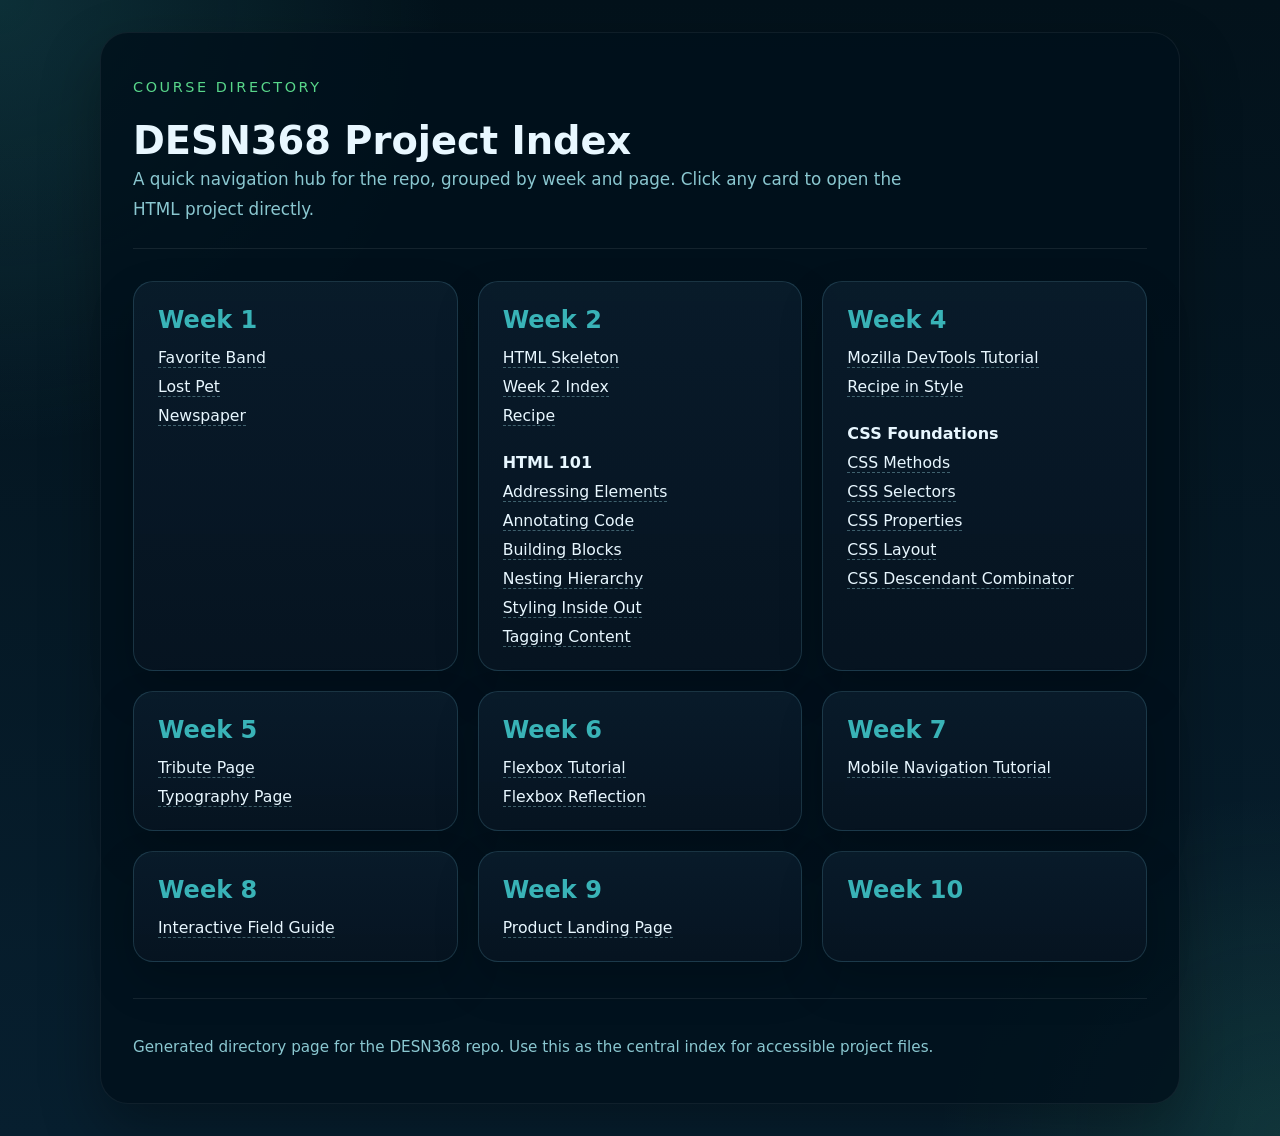
<file: desn368-s26-workspace-main/index.html>
<!DOCTYPE html>
<html lang="en">
<head>
  <meta charset="UTF-8" />
  <meta name="viewport" content="width=device-width, initial-scale=1.0" />
  <title>DESN368 Repo Directory</title>
  <link rel="stylesheet" href="styles.css" />
  <link rel="icon" type="image/png" href="favicon/favicon-96x96.png" sizes="96x96" />
<link rel="icon" type="image/svg+xml" href="favicon/favicon.svg" />
<link rel="shortcut icon" href="favicon/favicon.ico" />
<link rel="apple-touch-icon" sizes="180x180" href="favicon/apple-touch-icon.png" />
<link rel="manifest" href="favicon/site.webmanifest" />
</head>
<body>
  <main class="directory-shell">
    <header class="hero">
      <div>
        <p class="eyebrow">Course directory</p>
        <h1>DESN368 Project Index</h1>
        <p class="lead">A quick navigation hub for the repo, grouped by week and page. Click any card to open the HTML project directly.</p>
      </div>
    </header>

    <section class="week-grid">
      <article class="week-card">
        <h2>Week 1</h2>
        <ul>
          <li><a href="week-1/favorite-band.html">Favorite Band</a></li>
          <li><a href="week-1/lost-pet.html">Lost Pet</a></li>
          <li><a href="week-1/newspaper.html">Newspaper</a></li>
        </ul>
      </article>

      <article class="week-card">
        <h2>Week 2</h2>
        <ul>
          <li><a href="week-2/html-skeleton.html">HTML Skeleton</a></li>
          <li><a href="week-2/index.html">Week 2 Index</a></li>
          <li><a href="week-2/recipe.html">Recipe</a></li>
        </ul>
        <div class="subgroup">
          <h3>HTML 101</h3>
          <ul>
            <li><a href="week-2/html-101/addressing-elements.html">Addressing Elements</a></li>
            <li><a href="week-2/html-101/annotating-code.html">Annotating Code</a></li>
            <li><a href="week-2/html-101/building-blocks.html">Building Blocks</a></li>
            <li><a href="week-2/html-101/nesting-hierarchy.html">Nesting Hierarchy</a></li>
            <li><a href="week-2/html-101/styling-inside-out.html">Styling Inside Out</a></li>
            <li><a href="week-2/html-101/tagging-content.html">Tagging Content</a></li>
          </ul>
        </div>
      </article>

      <article class="week-card">
        <h2>Week 4</h2>
        <ul>
          <li><a href="Week-4/mozilla-devtools-tutorial/dev-tools-Acevedo Zahara-wk4.html">Mozilla DevTools Tutorial</a></li>
          <li><a href="Week-4/recipe-in-style/index.html">Recipe in Style</a></li>
          </ul>
          
        <div class="subgroup">
          <h3>CSS Foundations</h3>
          <ul>
          <li><a href="Week-4/css-foundations-lvl-1/intro-to-css/01-css-methods/">CSS Methods</a></li>
          <li><a href="Week-4/css-foundations-lvl-1/intro-to-css/02-css-selectors/index.html">CSS Selectors</a></li>
          <li><a href="Week-4/css-foundations-lvl-1/intro-to-css/03-css-properties/index.html">CSS Properties</a></li>
          <li><a href="Week-4/css-foundations-lvl-1/intro-to-css/04-css-layout/index.html">CSS Layout</a></li>
          <li><a href="Week-4/css-foundations-lvl-1/intro-to-css/05-descendant-combinator/">CSS Descendant Combinator</a></li>
        </ul>
      </article>

      <article class="week-card">
        <h2>Week 5</h2>
        <ul>
          <li><a href="week-5/tribute/index.html">Tribute Page</a></li>
          <li><a href="week-5/typography/index.html">Typography Page</a></li>
        </ul>
      </article>

      <article class="week-card">
        <h2>Week 6</h2>
        <ul>
           <li><a href="week-6/flexbox-tutorial-s26-1.html">Flexbox Tutorial</a></li>
          <li><a href="week-6/reflection.md">Flexbox Reflection</a></li>
          
        </ul>
      </article>

      <article class="week-card">
        <h2>Week 7</h2>
        <ul>
          <li><a href="week-7/mobile-nav-tutorial/index.html">Mobile Navigation Tutorial</a></li>
      
        </ul>
      </article>

      <article class="week-card">
        <h2>Week 8</h2>
        <ul>
          <li><a href="week-8/interactive-field-guide/index.html">Interactive Field Guide</a></li>
        </ul>
      </article>

      <article class="week-card">
        <h2>Week 9</h2>
        <ul>
          <li><a href="week-9/product-landing-page/index.html">Product Landing Page</a></li>
          
        </ul>
      </article>

      <article class="week-card">
        <h2>Week 10</h2>
        <ul>
          
        </ul>
      </article>
    </section>

    <footer class="footer-note">
      <p>Generated directory page for the DESN368 repo. Use this as the central index for accessible project files.</p>
    </footer>
  </main>
</body>
</html>
</file>
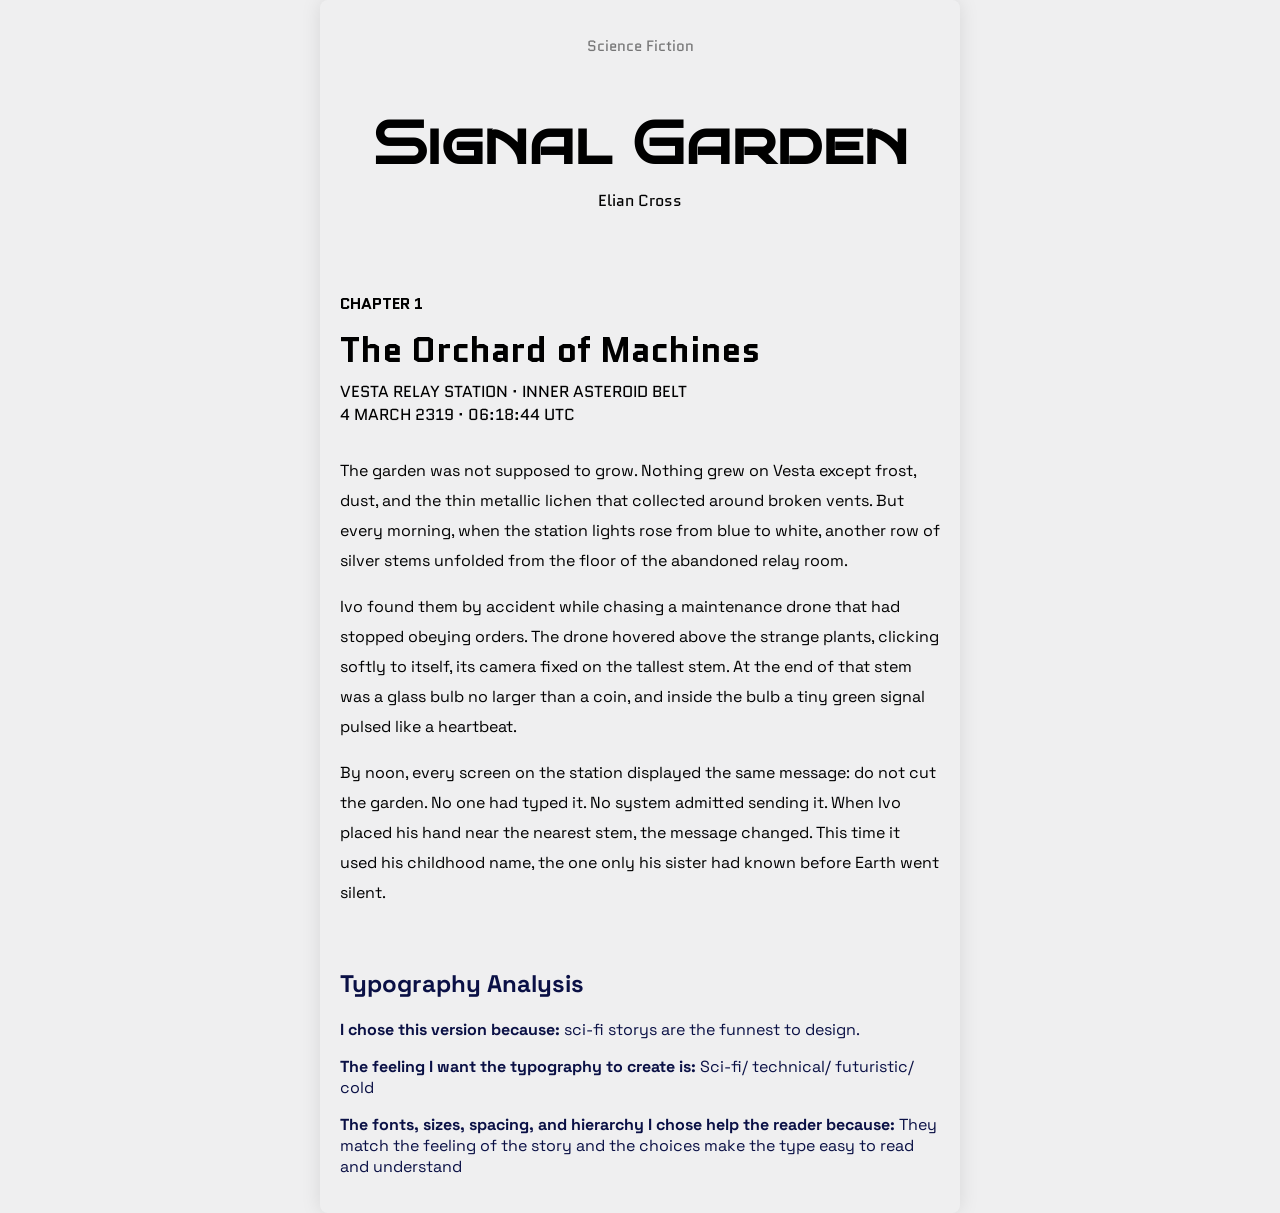
<file: desn368-s26-workspace-main/week-5/typography/index.html>
<!DOCTYPE html>
<html lang="en">
<head>
  <meta charset="UTF-8" />
  <meta name="viewport" content="width=device-width, initial-scale=1.0" />
  <title>Typography Practice: Sci-Fi</title>
  <link rel="stylesheet" href="styles.css" />
  <style>
@import url('https://fonts.googleapis.com/css2?family=Bruno+Ace+SC&family=Quantico:ital,wght@0,400;0,700;1,400;1,700&family=Space+Grotesk:wght@300..700&display=swap');
</style>
</head>
<body>

  <header class="book-header">
    <p class="genre-label">Science Fiction</p>

    <h1 class="book-title">Signal Garden</h1>
    <p class="book-author">Elian Cross</p>

    <p class="chapter-number">Chapter 1</p>
    <h2 class="chapter-title">The Orchard of Machines</h2>

    <p class="book-meta">Vesta Relay Station · Inner Asteroid Belt</p>
    <p class="book-date">4 March 2319 · 06:18:44 UTC</p>
  </header>

  <main>
    <section class="book-excerpt">
      <p>
        The garden was not supposed to grow. Nothing grew on Vesta except frost, dust, and the thin metallic lichen that collected around broken vents. But every morning, when the station lights rose from blue to white, another row of silver stems unfolded from the floor of the abandoned relay room.
      </p>

      <p>
        Ivo found them by accident while chasing a maintenance drone that had stopped obeying orders. The drone hovered above the strange plants, clicking softly to itself, its camera fixed on the tallest stem. At the end of that stem was a glass bulb no larger than a coin, and inside the bulb a tiny green signal pulsed like a heartbeat.
      </p>

      <p>
        By noon, every screen on the station displayed the same message: do not cut the garden. No one had typed it. No system admitted sending it. When Ivo placed his hand near the nearest stem, the message changed. This time it used his childhood name, the one only his sister had known before Earth went silent.
      </p>
    </section>

    <section class="typography-analysis">
      <h2>Typography Analysis</h2>

      <p>
        <span class="question"> I chose this version because:</span> sci-fi storys are the funnest to design.
      </p>

      <p>
        <span class="question">The feeling I want the typography to create is:</span> Sci-fi/ technical/ futuristic/ cold
      </p>

      <p>
        <span class="question">The fonts, sizes, spacing, and hierarchy I chose help the reader because: </span>They match the feeling of the story and the choices make the type easy to read and understand
      </p>
    </section>
  </main>

</body>
</html>
</file>
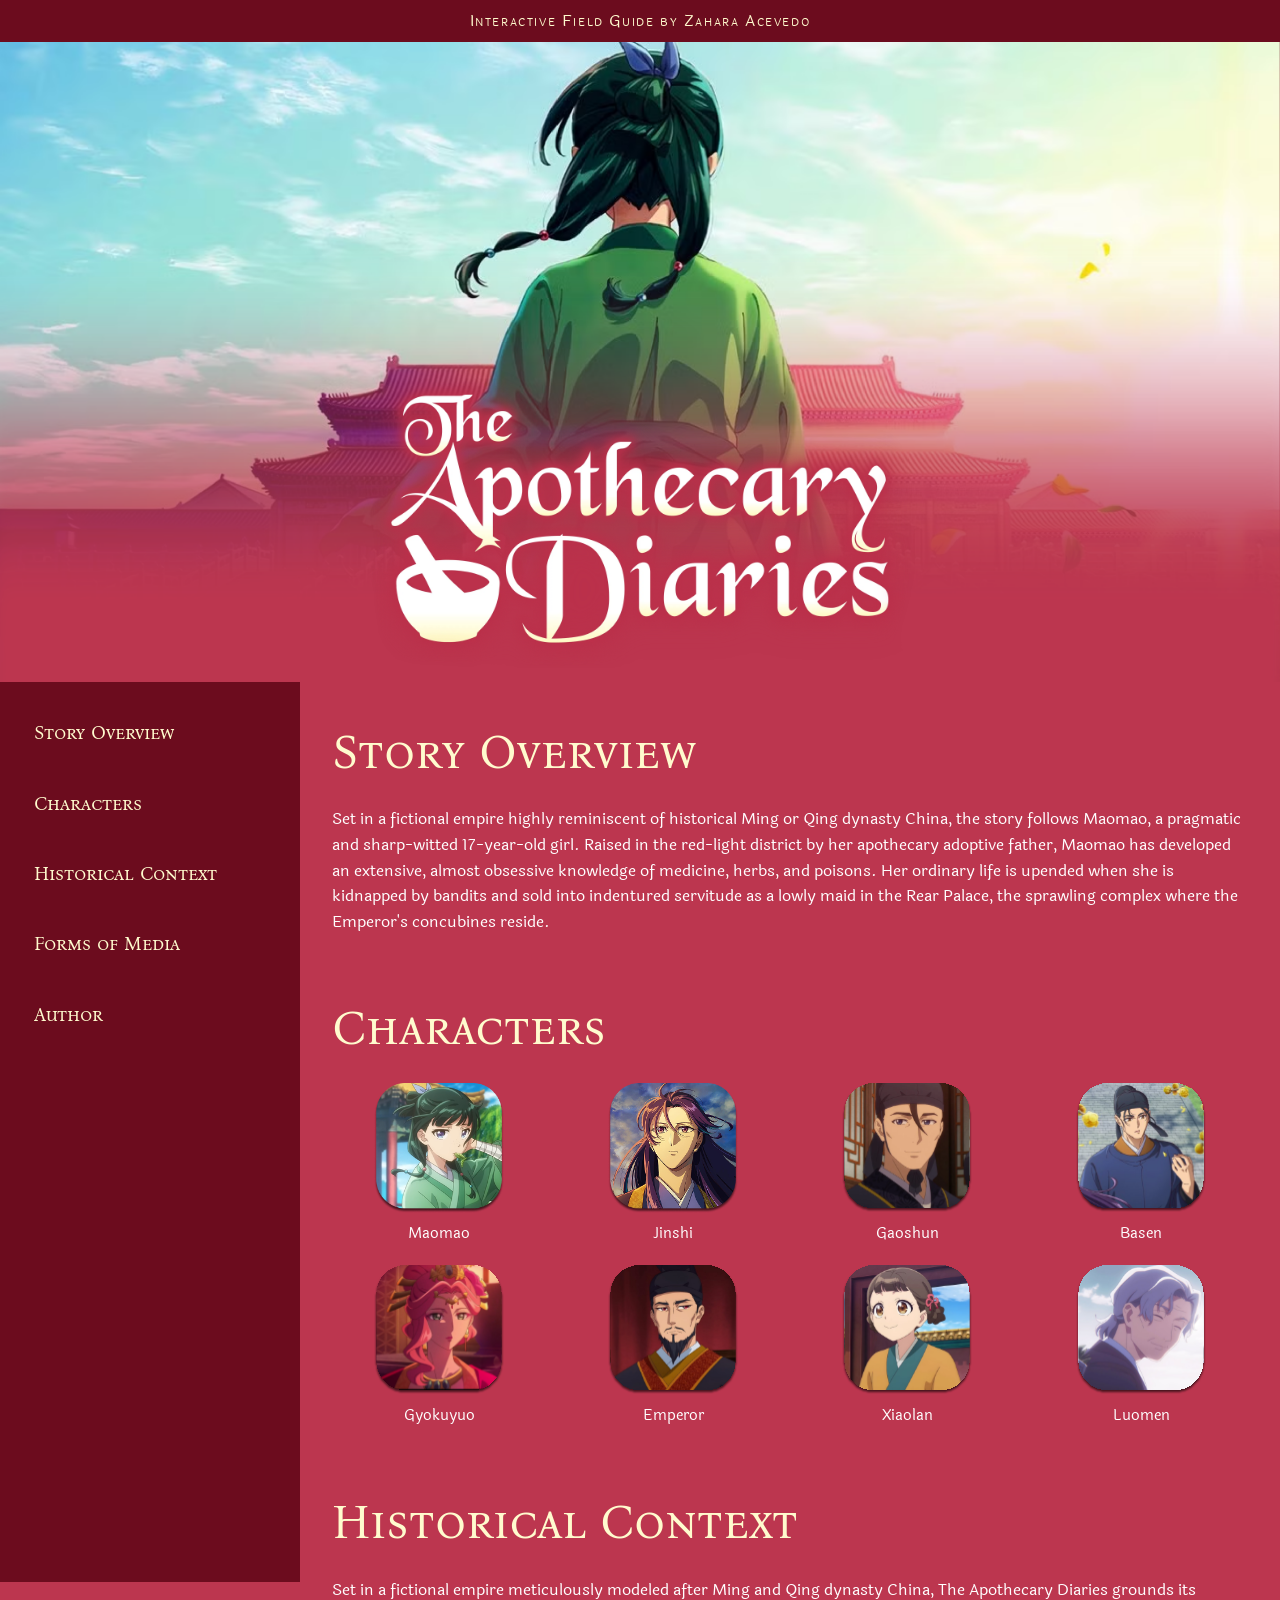
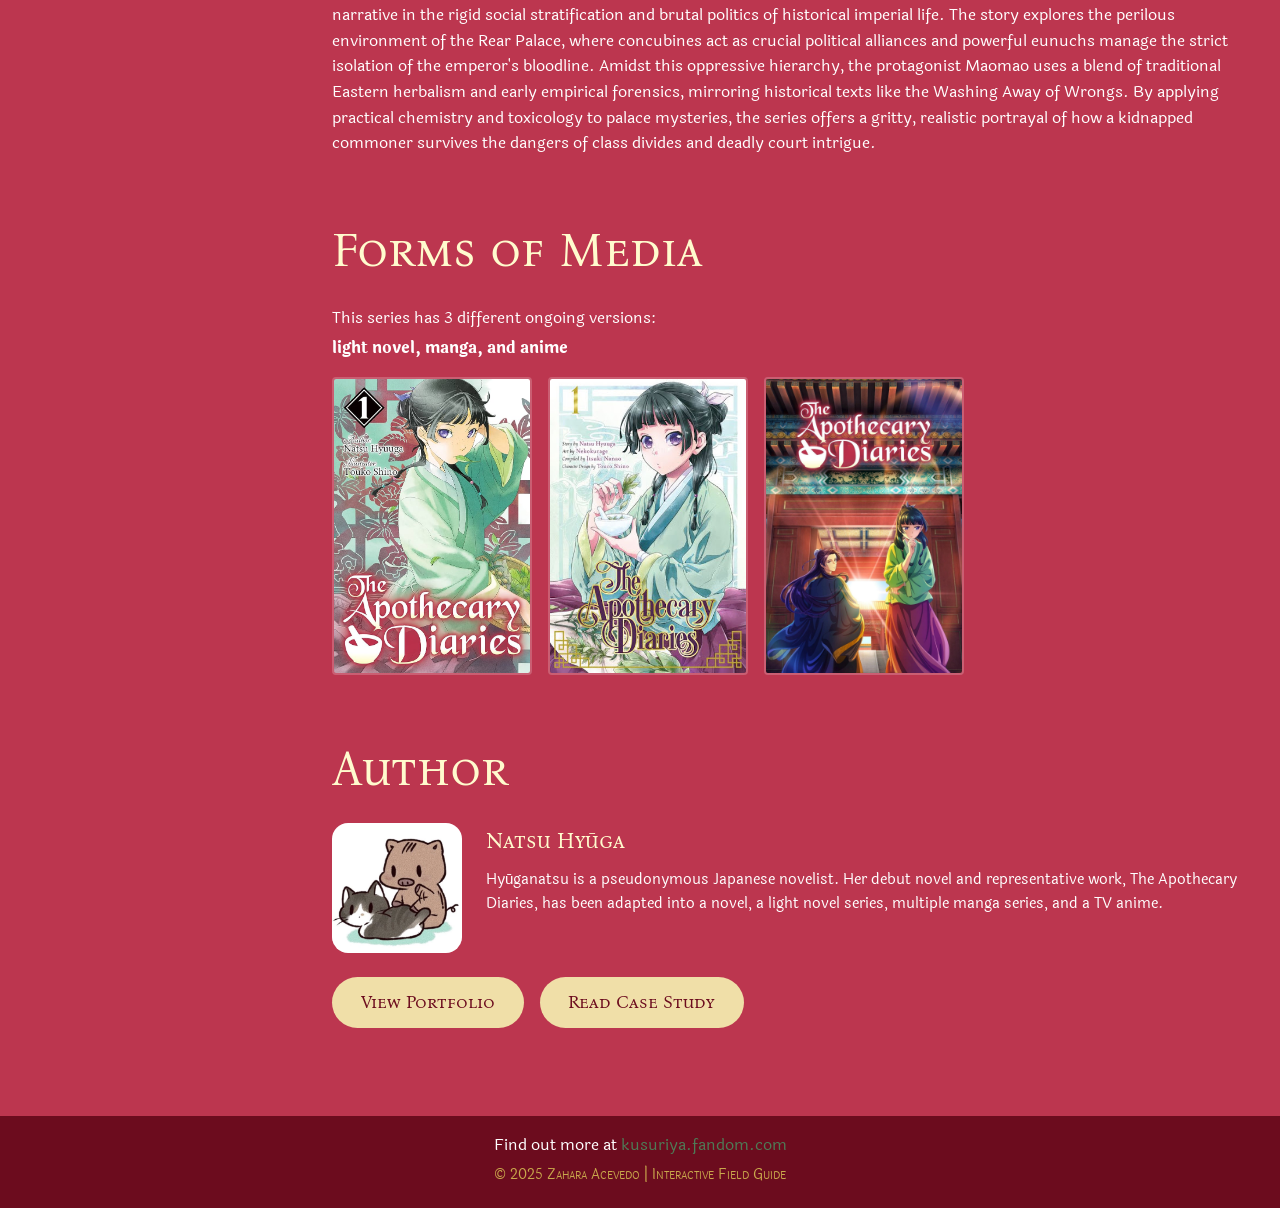
<file: desn368-s26-workspace-main/week-8/interactive-field-guide/index.html>
<!DOCTYPE html>
<html lang="en">
<head>
    <meta charset="UTF-8">
    <meta name="viewport" content="width=device-width, initial-scale=1.0">
    <title>Interactive Field Guide</title>
    <link rel="stylesheet" href="style.css">
    <link href="https://fonts.googleapis.com/css2?family=Bona+Nova+SC:ital,wght@0,400;0,700;1,400&display=swap" rel="stylesheet">
    <link href="https://fonts.googleapis.com/css2?family=Laila:wght@300;400;500;600;700&display=swap" rel="stylesheet">
</head>

<!----===/// Header ///===------> 

<header>

        <h1>Interactive Field Guide by Zahara Acevedo</h1>

        <img id="banner" src="images/field-guide-banner.png" alt="The Apothecary's banner"> 

        <img id="word-mark" src="images/TAD-wordmark.webp" alt="The Apothecary's logo">


</header>

<!----===/// NAV SIDE BAR ///===------> 

<a href="#sidebar" class="hamburger" aria-label="Open menu">&#9776;</a>

 <main class="container">
    <nav class="sidebar" id="sidebar">
        <a href="#" class="close-btn" aria-label="Close menu">&#x2715;</a>
        <ul>
            <li><a href="#introduction">Story Overview</a></li>
            <li><a href="#picture-container">Characters</a></li>
            <li><a href="#historical-context">Historical Context</a></li>
            <li><a href="#forms-of-media">Forms of Media</a></li>
            <li><a href="#author">Author</a></li>
        </ul>
    </nav>
    <div class="content">

        <!----===/// SECTION 1 ///===------>

        <section id="introduction">
            <h2>Story Overview</h2>
            <p>Set in a fictional empire highly reminiscent of historical Ming or Qing dynasty China,
               the story follows Maomao, a pragmatic and sharp-witted 17-year-old girl. Raised in the
               red-light district by her apothecary adoptive father, Maomao has developed an extensive,
               almost obsessive knowledge of medicine, herbs, and poisons. Her ordinary life is upended
               when she is kidnapped by bandits and sold into indentured servitude as a lowly maid in the
               Rear Palace, the sprawling complex where the Emperor's concubines reside.</p>
            
        </section>

        <!----===/// SECTION 2 ///===------>

        <section id="picture-container">
            <h2>Characters</h2>
            <section id="chara-container">
                <fig>
                <img class="img-box" src="images/maomao.png" alt="Maomao"> <figcaption>Maomao</figcaption>
                </fig>

                <fig>
                <img class="img-box" src="images/Jinshi.png" alt="Jinshi"> <figcaption>Jinshi</figcaption>
                </fig>

                <fig>
                <img class="img-box" src="images/gaoshun.svg" alt="gaoshun"> <figcaption>Gaoshun</figcaption>
                </fig>

                <fig>
                <img class="img-box" src="images/basen.svg" alt="Basen"> <figcaption>Basen</figcaption>
                </fig>

                <fig>
                <img class="img-box" src="images/gyokuyou.svg" alt="Gyokuyuo"> <figcaption>Gyokuyuo</figcaption>
                </fig>

                <fig>
                <img class="img-box" src="images/emperor.svg" alt="Ying"> <figcaption>Emperor</figcaption>
                </fig>

                <fig>
                <img class="img-box" src="images/xiaolan.svg" alt="xiaolan"> <figcaption>Xiaolan</figcaption>
                </fig>

                <fig>
                <img class="img-box" src="images/luomen.svg" alt="luomen"> <figcaption>Luomen</figcaption>
                </fig>
            </section>
        </section>

        <!----===/// SECTION 3 ///===------>

        <section id="historical-context">
            <h2>Historical Context</h2>
            <p>Set in a fictional empire meticulously modeled after Ming and Qing dynasty China, 
               The Apothecary Diaries grounds its narrative in the rigid social stratification and brutal 
               politics of historical imperial life. The story explores the perilous environment of the Rear Palace, 
               where concubines act as crucial political alliances and powerful eunuchs manage the strict isolation of 
               the emperor's bloodline. Amidst this oppressive hierarchy, the protagonist Maomao uses a blend of 
               traditional Eastern herbalism and early empirical forensics, mirroring historical texts like the Washing Away of Wrongs.
               By applying practical chemistry and toxicology to palace mysteries, the series offers a gritty, realistic 
               portrayal of how a kidnapped commoner survives the dangers of class divides and deadly court intrigue.</p>
        </section>

        <!----===/// SECTION 4 ///===------>

        <section id="forms-of-media">
            <h2>Forms of Media</h2>
            <p class="media-desc">This series has 3 different ongoing versions:</p>
            <p class="media-desc"><strong>light novel, manga, and anime</strong></p>
            <div class="media-grid">
                <img src="images/tap-light-novel.jpg" alt="light novel">
                <img src="images/tps-manga.jpg" alt="manga">
                <img src="images/tpd-anime-poster.jpg" alt="anime">
            </div>
        </section>

        <!----===/// SECTION 5 ///===------>

        <section id="author">
            <h2>Author</h2>
            <div class="author-content">
                <img class="author-img" src="images/natsu-hyūga.webp" alt="Natsu Hyūga">
                <div class="author-text">
                    <h3>Natsu Hyūga</h3>
                    <p>Hyūganatsu is a pseudonymous Japanese novelist. Her debut novel and representative work,
                       The Apothecary Diaries, has been adapted into a novel, a light novel series, multiple
                       manga series, and a TV anime.</p>
                </div>
            </div>
            <div class="author-buttons">
                <a href="#" class="btn">View Portfolio</a>
                <a href="case-study.html" class="btn">Read Case Study</a>
            </div>
        </section>
    </div>
 </main>

<!----===/// FOOTER ///===------>
<footer>
    <p>Find out more at <a href="https://kusuriya.fandom.com">kusuriya.fandom.com</a></p>
    <p>© 2025 Zahara Acevedo | Interactive Field Guide</p>
</footer>
<body>

</body>
</html>
</file>
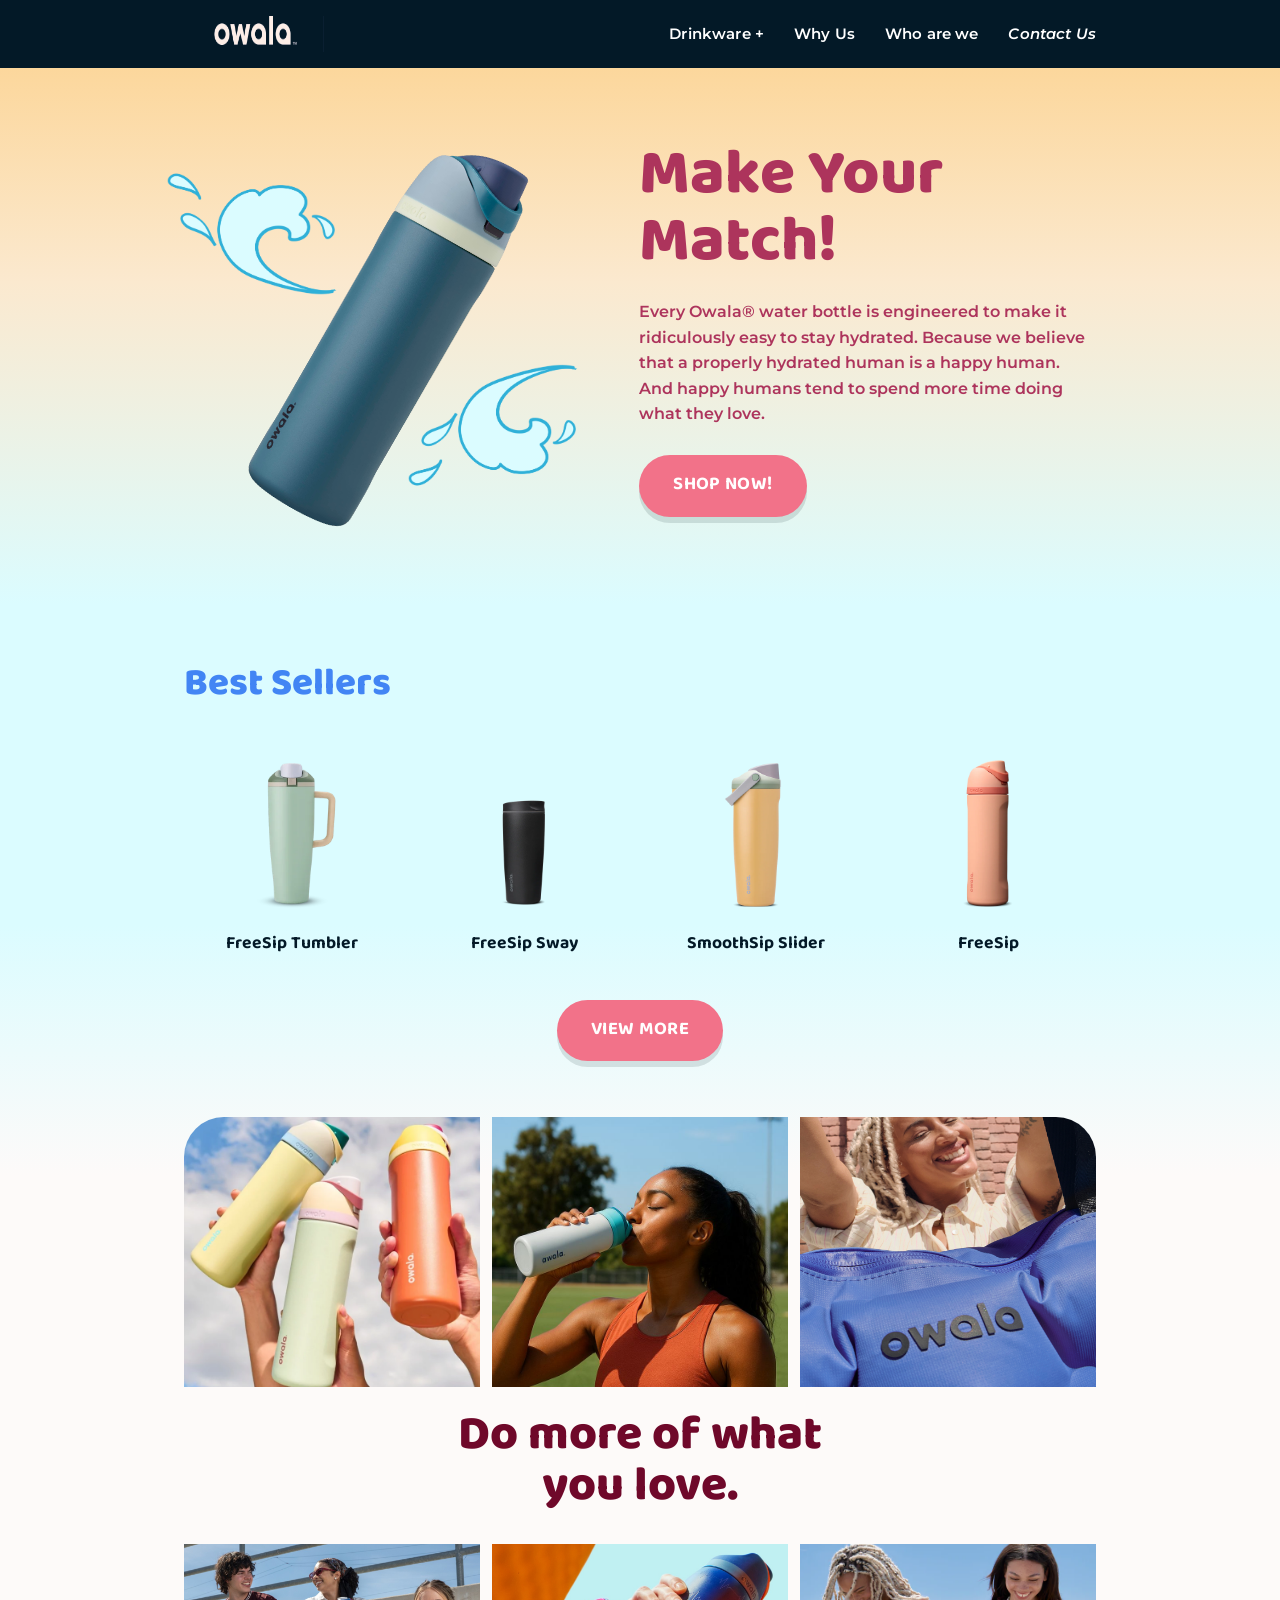
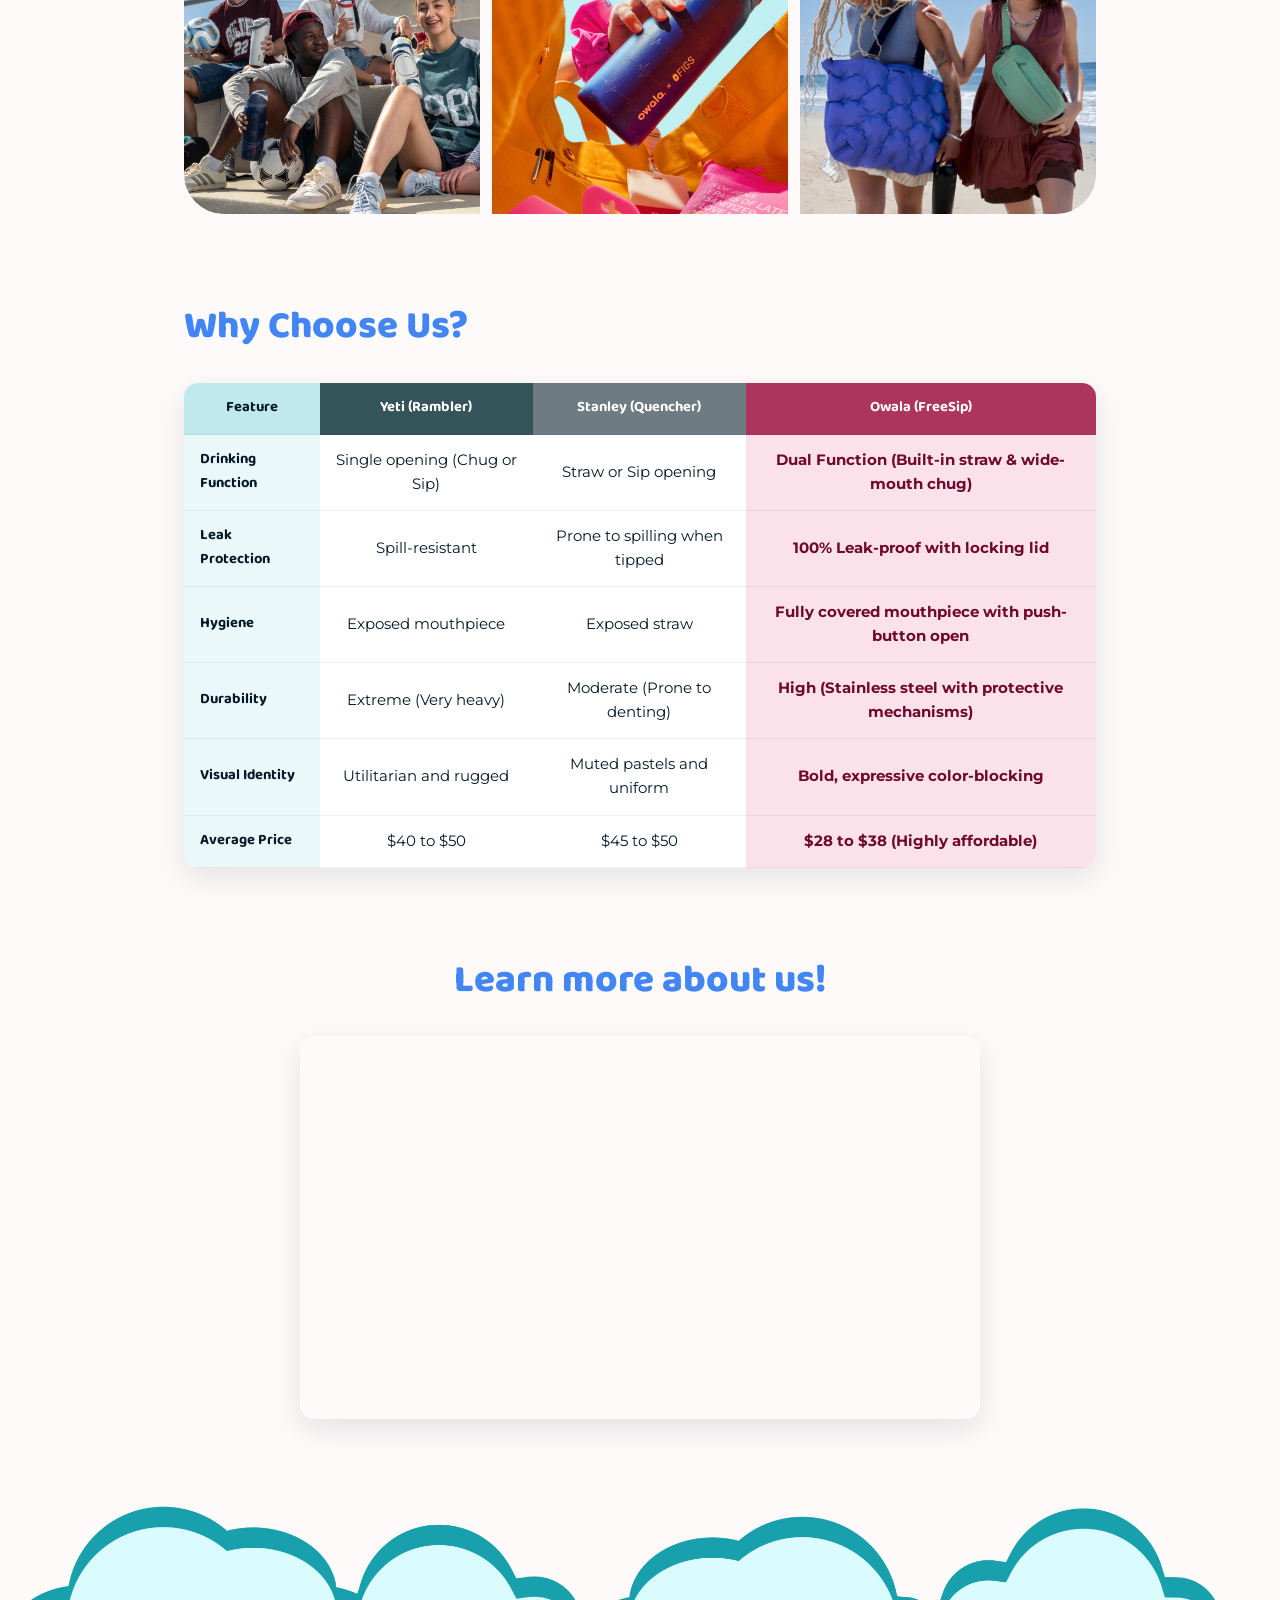
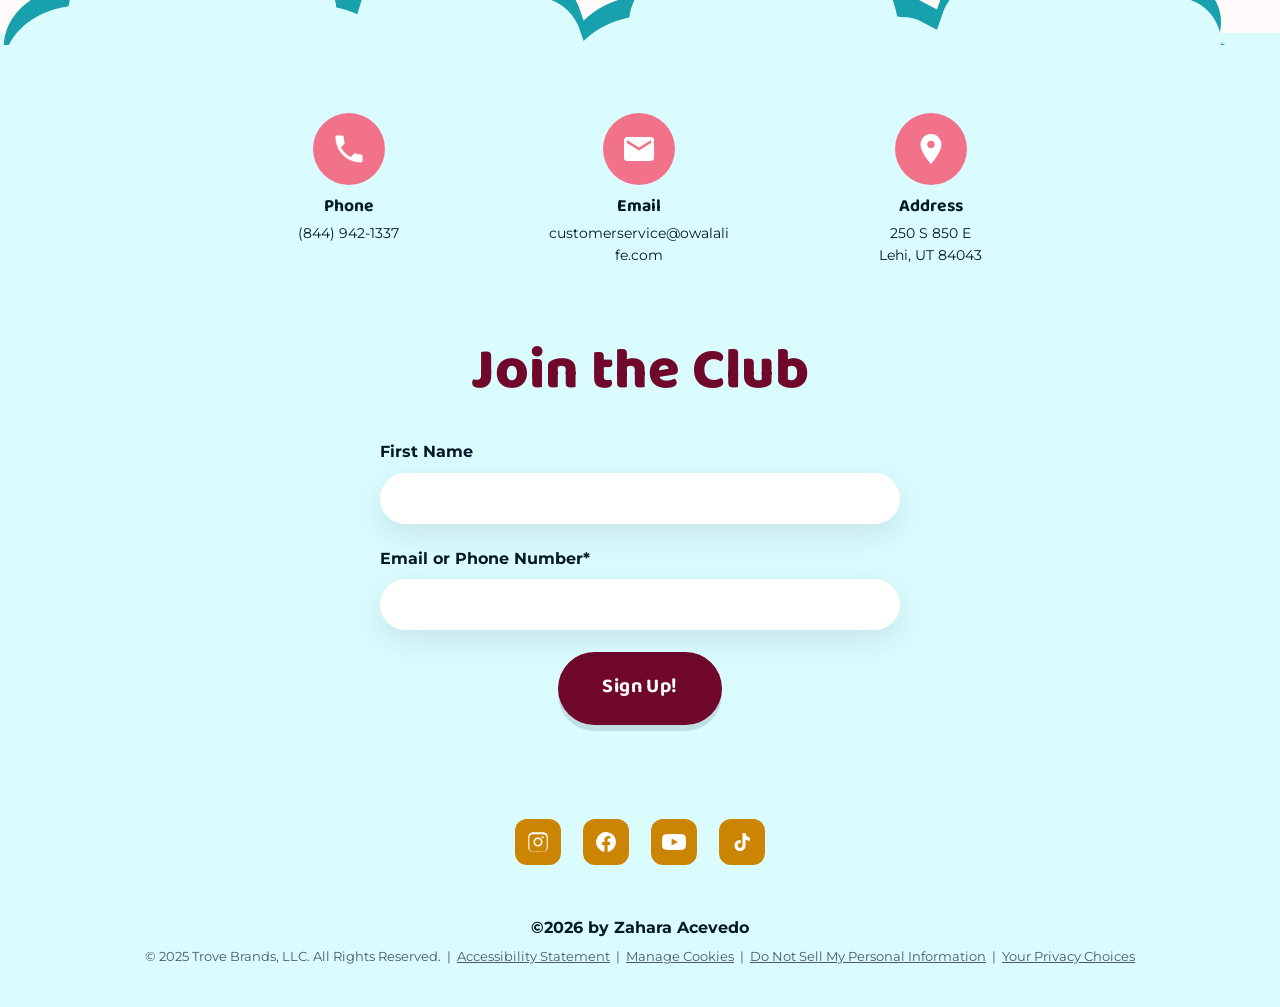
<file: desn368-s26-workspace-main/week-9/product-landing-page/index.html>
<!DOCTYPE html>
<html lang="en">
<head>
<meta charset="UTF-8">
<meta name="viewport" content="width=device-width, initial-scale=1.0">
<title>Owala — Make Your Match!</title>
<link rel="preconnect" href="https://fonts.googleapis.com">
<link rel="preconnect" href="https://fonts.gstatic.com" crossorigin>
<link href="https://fonts.googleapis.com/css2?family=Baloo+Bhaina+2:wght@400;500;600;700;800&family=Montserrat:wght@700&display=swap" rel="stylesheet">
<link rel="stylesheet" href="styles.css">
</head>
<body>

  <!-- ===================== HEADER ===================== -->
  <header id="header">
    <div class="header-inner">
      <div class="logo-clip">
        <img id="header-img" src="images/owala_transparent.png" alt="Owala water bottle brand logo in white">
      </div>
      <button class="nav-toggle" aria-label="Toggle navigation menu" aria-expanded="false">
        <span></span><span></span><span></span>
      </button>
      <nav id="nav-bar">
        <a class="nav-link" href="#features">Drinkware +</a>
        <a class="nav-link" href="#data">Why Us</a>
        <a class="nav-link" href="#video">Who are we</a>
        <a class="nav-link" href="#contact">Contact Us</a>
      </nav>
    </div>
  </header>

  <main>

    <!-- gradient zone: peach->blue->off-white spans hero + features, per Figma -->
    <div class="gradient-zone">

    <!-- ===================== HERO ===================== -->
    <section id="hero">
      <div class="wrap hero-grid">
        <div class="hero-art">
          <img class="water-drop water-drop--left" src="images/water-drop.png" alt="">
          <img src="images/blue-owala-waterbottle.png" alt="Blue Owala FreeSip insulated water bottle with splash">
          <img class="water-drop water-drop--right" src="images/water-drop.png" alt="">
        </div>
        <div class="hero-text">
          <h1 class="hero-headline">Make Your<br>Match!</h1>
          <p class="hero-copy">Every Owala&reg; water bottle is engineered to make it ridiculously easy to stay hydrated. Because we believe that a properly hydrated human is a happy human. And happy humans tend to spend more time doing what they love.</p>
          <div class="hero-actions">
            <a class="btn btn-pink" href="#features">SHOP NOW!</a>
          </div>
        </div>
      </div>
    </section>

    <!-- ===================== FEATURES (Best Sellers + Collage) ===================== -->
    <section id="features">
      <div class="wrap">
        <h2 class="section-head">Best Sellers</h2>
        <div class="sellers">
          <article class="seller-card">
            <img src="images/freesip-tumbler.webp" alt="Sage green Owala FreeSip Tumbler with handle">
            <h3>FreeSip Tumbler</h3>
          </article>
          <article class="seller-card">
            <img src="images/freesip-sway.webp" alt="Black Owala FreeSip Sway insulated tumbler bottle">
            <h3>FreeSip Sway</h3>
          </article>
          <article class="seller-card">
            <img src="images/smoothsip-slider.webp" alt="Yellow Owala SmoothSip Slider insulated water bottle">
            <h3>SmoothSip Slider</h3>
          </article>
          <article class="seller-card">
            <img src="images/freesip.webp" alt="Coral pink Owala FreeSip insulated water bottle">
            <h3>FreeSip</h3>
          </article>
        </div>

        <div class="features-cta">
          <a class="btn btn-pink" href="#data">VIEW MORE</a>
        </div>

        <!-- Collage — kept as designed -->
        <div class="collage-block">
          <div class="collage-row collage-row--top">
            <img src="images/img1.webp" alt="Two friends toasting with colorful Owala bottles outdoors">
            <img src="images/img2.jpeg" alt="Athlete drinking from Owala bottle on a field">
            <img src="images/img3.jpg" alt="Smiling person holding a blue Owala bottle in sunlight">
          </div>
          <h2 class="collage-title">Do more of what<br>you love.</h2>
          <div class="collage-row collage-row--bottom">
            <img src="images/img4.jpg" alt="Group of young friends sitting together on bleachers">
            <img src="images/img5.jpg" alt="Bright water bottles arranged on a pink surface">
            <img src="images/img6.webp" alt="Two friends walking on the beach with tote bags">
          </div>
        </div>
      </div>
    </section>

    </div><!-- /.gradient-zone -->

    <!-- ===================== DATA (Why Choose Us?) ===================== -->
    <section id="data">
      <div class="wrap">
        <h2 class="section-head">Why Choose Us?</h2>
        <div class="table-scroll">
          <table id="data-table">
            <thead>
              <tr>
                <th scope="col">Feature</th>
                <th scope="col">Yeti (Rambler)</th>
                <th scope="col">Stanley (Quencher)</th>
                <th scope="col">Owala (FreeSip)</th>
              </tr>
            </thead>
            <tbody>
              <tr>
                <th scope="row">Drinking Function</th>
                <td>Single opening (Chug or Sip)</td>
                <td>Straw or Sip opening</td>
                <td>Dual Function (Built-in straw &amp; wide-mouth chug)</td>
              </tr>
              <tr>
                <th scope="row">Leak Protection</th>
                <td>Spill-resistant</td>
                <td>Prone to spilling when tipped</td>
                <td>100% Leak-proof with locking lid</td>
              </tr>
              <tr>
                <th scope="row">Hygiene</th>
                <td>Exposed mouthpiece</td>
                <td>Exposed straw</td>
                <td>Fully covered mouthpiece with push-button open</td>
              </tr>
              <tr>
                <th scope="row">Durability</th>
                <td>Extreme (Very heavy)</td>
                <td>Moderate (Prone to denting)</td>
                <td>High (Stainless steel with protective mechanisms)</td>
              </tr>
              <tr>
                <th scope="row">Visual Identity</th>
                <td>Utilitarian and rugged</td>
                <td>Muted pastels and uniform</td>
                <td>Bold, expressive color-blocking</td>
              </tr>
              <tr>
                <th scope="row">Average Price</th>
                <td>$40 to $50</td>
                <td>$45 to $50</td>
                <td>$28 to $38 (Highly affordable)</td>
              </tr>
            </tbody>
          </table>
        </div>
      </div>
    </section>

    <!-- ===================== VIDEO ===================== -->
    <section id="video">
      <div class="wrap">
        <h2 class="section-head" style="text-align:center;">Learn more about us!</h2>
        <div class="video-frame">
          <iframe
            src="https://www.youtube.com/embed/wCuE6sIPTG4"
            title="Owala brand video — 40,000+ reviews"
            allow="accelerometer; autoplay; clipboard-write; encrypted-media; gyroscope; picture-in-picture"
            allowfullscreen></iframe>
        </div>
      </div>
    </section>

    <!-- ===================== CONTACT (Join the Club) ===================== -->
    <section id="contact">
      <div class="clouds" aria-hidden="true"></div>
      <div class="wrap">
        <div class="contact-info">
          <div class="contact-item">
            <div class="contact-icon">
              <svg viewBox="0 0 24 24"><path d="M6.6 10.8c1.4 2.8 3.8 5.1 6.6 6.6l2.2-2.2c.3-.3.7-.4 1-.2 1.1.4 2.3.6 3.6.6.6 0 1 .4 1 1V20c0 .6-.4 1-1 1C10.6 21 3 13.4 3 4c0-.6.4-1 1-1h3.5c.6 0 1 .4 1 1 0 1.3.2 2.5.6 3.6.1.3 0 .7-.2 1L6.6 10.8z"/></svg>
            </div>
            <h3>Phone</h3>
            <p>(844) 942-1337</p>
          </div>
          <div class="contact-item">
            <div class="contact-icon">
              <svg viewBox="0 0 24 24"><path d="M20 4H4c-1.1 0-2 .9-2 2v12c0 1.1.9 2 2 2h16c1.1 0 2-.9 2-2V6c0-1.1-.9-2-2-2zm0 4l-8 5-8-5V6l8 5 8-5v2z"/></svg>
            </div>
            <h3>Email</h3>
            <p>customerservice@owalalife.com</p>
          </div>
          <div class="contact-item">
            <div class="contact-icon">
              <svg viewBox="0 0 24 24"><path d="M12 2C8.13 2 5 5.13 5 9c0 5.25 7 13 7 13s7-7.75 7-13c0-3.87-3.13-7-7-7zm0 9.5c-1.38 0-2.5-1.12-2.5-2.5s1.12-2.5 2.5-2.5 2.5 1.12 2.5 2.5-1.12 2.5-2.5 2.5z"/></svg>
            </div>
            <h3>Address</h3>
            <p>250 S 850 E<br>Lehi, UT 84043</p>
          </div>
        </div>

        <h2 class="club-title">Join the Club</h2>
        <form class="club-form" action="#" method="post">
          <div class="field">
            <label for="first-name">First Name</label>
            <input type="text" id="first-name" name="first-name" autocomplete="given-name">
          </div>
          <div class="field">
            <label for="email">Email or Phone Number*</label>
            <input type="email" id="email" name="email" required autocomplete="email">
          </div>
          <button type="submit" id="submit" class="btn">Sign Up!</button>
        </form>
      </div>
    </section>

  </main>

  <!-- ===================== FOOTER ===================== -->
  <footer>
    <div class="socials">
      <a href="https://www.instagram.com/owala/" target="_blank" aria-label="Owala on Instagram">
        <svg viewBox="0 0 24 24"><path d="M12 2.2c3.2 0 3.6 0 4.85.07 1.17.05 1.8.25 2.23.41.56.22.96.48 1.38.9.42.42.68.82.9 1.38.16.42.36 1.06.41 2.23.06 1.27.07 1.65.07 4.85s0 3.58-.07 4.85c-.05 1.17-.25 1.8-.41 2.23-.22.56-.48.96-.9 1.38-.42.42-.82.68-1.38.9-.42.16-1.06.36-2.23.41-1.27.06-1.65.07-4.85.07s-3.58 0-4.85-.07c-1.17-.05-1.8-.25-2.23-.41a3.7 3.7 0 01-1.38-.9 3.7 3.7 0 01-.9-1.38c-.16-.42-.36-1.06-.41-2.23C2.21 15.58 2.2 15.2 2.2 12s0-3.58.07-4.85c.05-1.17.25-1.8.41-2.23.22-.56.48-.96.9-1.38.42-.42.82-.68 1.38-.9.42-.16 1.06-.36 2.23-.41C8.42 2.21 8.8 2.2 12 2.2zm0 1.95c-3.15 0-3.52.01-4.76.07-.92.04-1.42.2-1.75.33-.44.17-.75.37-1.08.7-.33.33-.53.64-.7 1.08-.13.33-.29.83-.33 1.75-.06 1.24-.07 1.61-.07 4.76s.01 3.52.07 4.76c.04.92.2 1.42.33 1.75.17.44.37.75.7 1.08.33.33.64.53 1.08.7.33.13.83.29 1.75.33 1.24.06 1.61.07 4.76.07s3.52-.01 4.76-.07c.92-.04 1.42-.2 1.75-.33.44-.17.75-.37 1.08-.7.33-.33.53-.64.7-1.08.13-.33.29-.83.33-1.75.06-1.24.07-1.61.07-4.76s-.01-3.52-.07-4.76c-.04-.92-.2-1.42-.33-1.75a2.9 2.9 0 00-.7-1.08 2.9 2.9 0 00-1.08-.7c-.33-.13-.83-.29-1.75-.33-1.24-.06-1.61-.07-4.76-.07zm0 3.32a4.53 4.53 0 110 9.06 4.53 4.53 0 010-9.06zm0 7.47a2.94 2.94 0 100-5.88 2.94 2.94 0 000 5.88zm5.77-7.69a1.06 1.06 0 11-2.12 0 1.06 1.06 0 012.12 0z"/></svg>
      </a>
      <a href="https://www.facebook.com/owala" target="_blank" aria-label="Owala on Facebook">
        <svg viewBox="0 0 24 24"><path d="M22 12a10 10 0 10-11.56 9.88v-6.99H7.9V12h2.54V9.8c0-2.5 1.49-3.89 3.78-3.89 1.09 0 2.24.2 2.24.2v2.46h-1.26c-1.24 0-1.63.77-1.63 1.56V12h2.78l-.44 2.89h-2.34v6.99A10 10 0 0022 12z"/></svg>
      </a>
      <a href="https://www.youtube.com/@Owala" target="_blank" aria-label="Owala on YouTube">
        <svg viewBox="0 0 24 24"><path d="M23.5 6.5a3 3 0 00-2.1-2.1C19.5 3.9 12 3.9 12 3.9s-7.5 0-9.4.5A3 3 0 00.5 6.5C0 8.4 0 12 0 12s0 3.6.5 5.5a3 3 0 002.1 2.1c1.9.5 9.4.5 9.4.5s7.5 0 9.4-.5a3 3 0 002.1-2.1c.5-1.9.5-5.5.5-5.5s0-3.6-.5-5.5zM9.6 15.6V8.4l6.2 3.6-6.2 3.6z"/></svg>
      </a>
      <a href="https://www.tiktok.com/@owala" target="_blank" aria-label="Owala on TikTok">
        <svg viewBox="0 0 24 24"><path d="M16.6 5.82a4.28 4.28 0 01-1-2.82h-3.1v12.5a2.45 2.45 0 01-2.45 2.43 2.45 2.45 0 110-4.9c.25 0 .49.04.72.11v-3.15a5.6 5.6 0 00-.72-.05 5.56 5.56 0 105.56 5.56V9.42a7.34 7.34 0 004.32 1.39V7.7a4.28 4.28 0 01-3.33-1.88z"/></svg>
      </a>
    </div>
    <p class="copyright">&copy;2026 by Zahara Acevedo</p>
    <p class="legal">&copy; 2025 Trove Brands, LLC. All Rights Reserved. &nbsp;|&nbsp; <a href="#">Accessibility Statement</a> &nbsp;|&nbsp; <a href="#">Manage Cookies</a> &nbsp;|&nbsp; <a href="#">Do Not Sell My Personal Information</a> &nbsp;|&nbsp; <a href="#">Your Privacy Choices</a></p>
  </footer>

  <script src="script.js"></script>

</body>
</html>
</file>
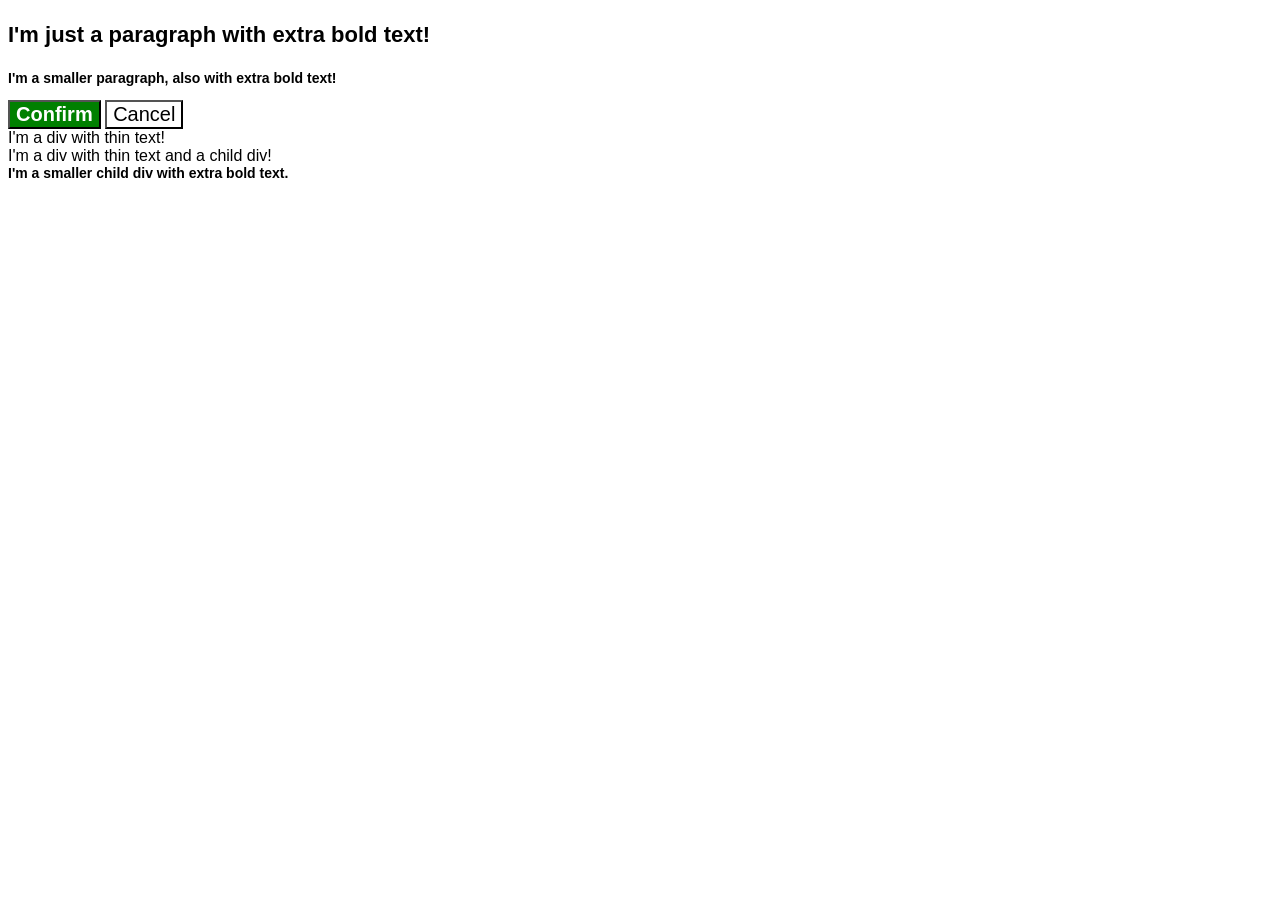
<file: desn368-s26-workspace-main/Week-4/css-foundations-lvl-1/cascade/01-cascade-fix/index.html>
<!DOCTYPE html>
<html lang="en">
  <head>
    <meta charset="UTF-8">
    <meta http-equiv="X-UA-Compatible" content="IE=edge">
    <meta name="viewport" content="width=device-width, initial-scale=1.0">
    <title>Fix the Cascade</title>
    <link rel="stylesheet" href="style.css">
  </head>
  <body>
    <p class="para">I'm just a paragraph with extra bold text!</p>
    <p class="para small-para">I'm a smaller paragraph, also with extra bold text!</p>

    <button id="confirm-button" class="button confirm">Confirm</button>
    <button id="cancel-button" class="button cancel">Cancel</button>

    <div class="text">I'm a div with thin text!</div>
    <div class="text">I'm a div with thin text and a child div!
      <div class="text child">I'm a smaller child div with extra bold text.</div>
    </div>
  </body>
</html>
</file>
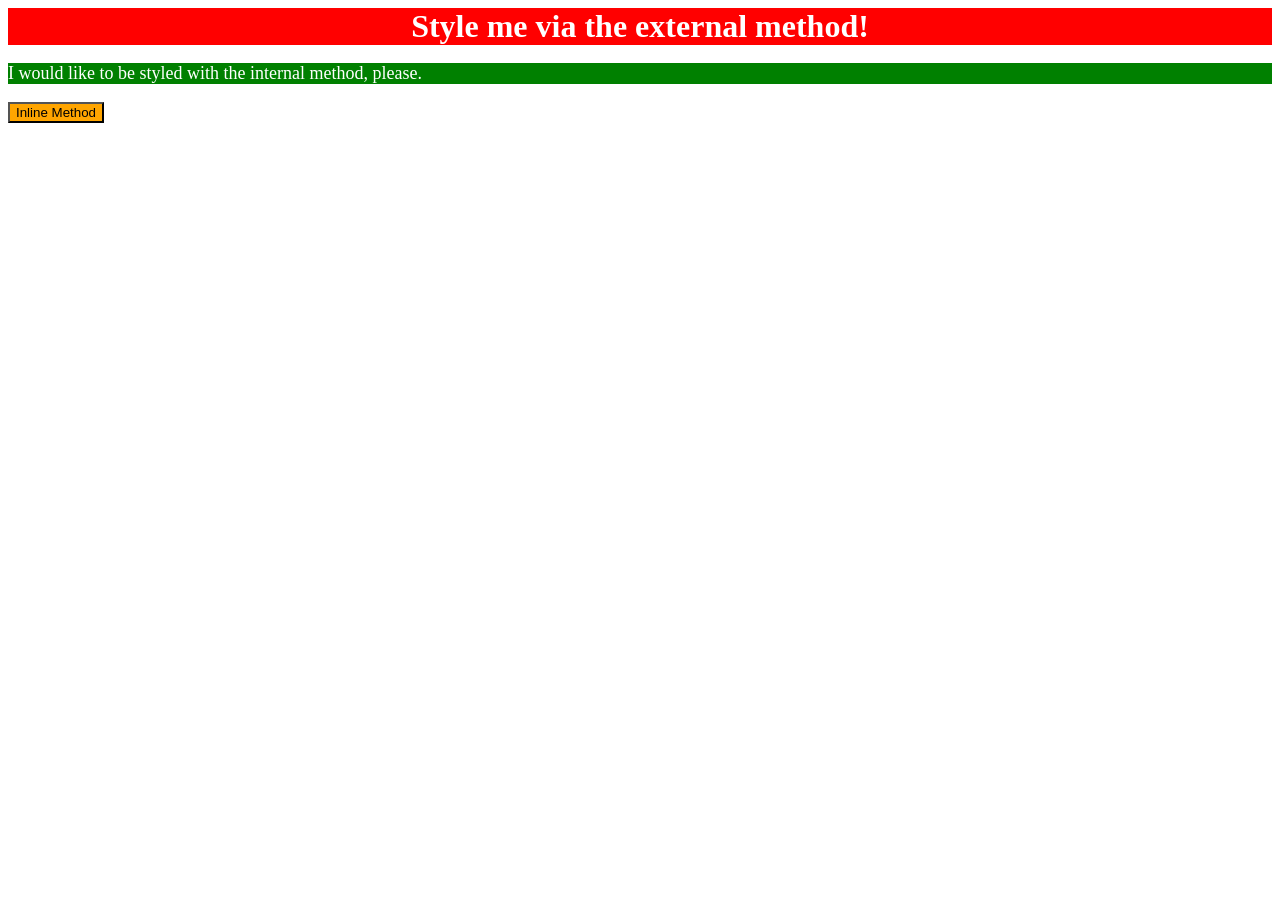
<file: desn368-s26-workspace-main/Week-4/css-foundations-lvl-1/intro-to-css/01-css-methods/index.html>
<!DOCTYPE html>
<html lang="en">
  <head>
    <meta charset="UTF-8">
    <meta http-equiv="X-UA-Compatible" content="IE=edge">
    <meta name="viewport" content="width=device-width, initial-scale=1.0">
    <link rel="stylesheet" href="Methods.css">
    <title>Methods for Adding CSS</title>
    <style>
      p {
        background-color: green; color: white; font-size: 18px;
      }
    </style>
  </head>
  <body>
    <div>Style me via the external method!</div>
    <p>I would like to be styled with the internal method, please.</p>
    <button style=background-color:orange; font-size: 18px>Inline Method</button>
  </body>
</html>
</file>
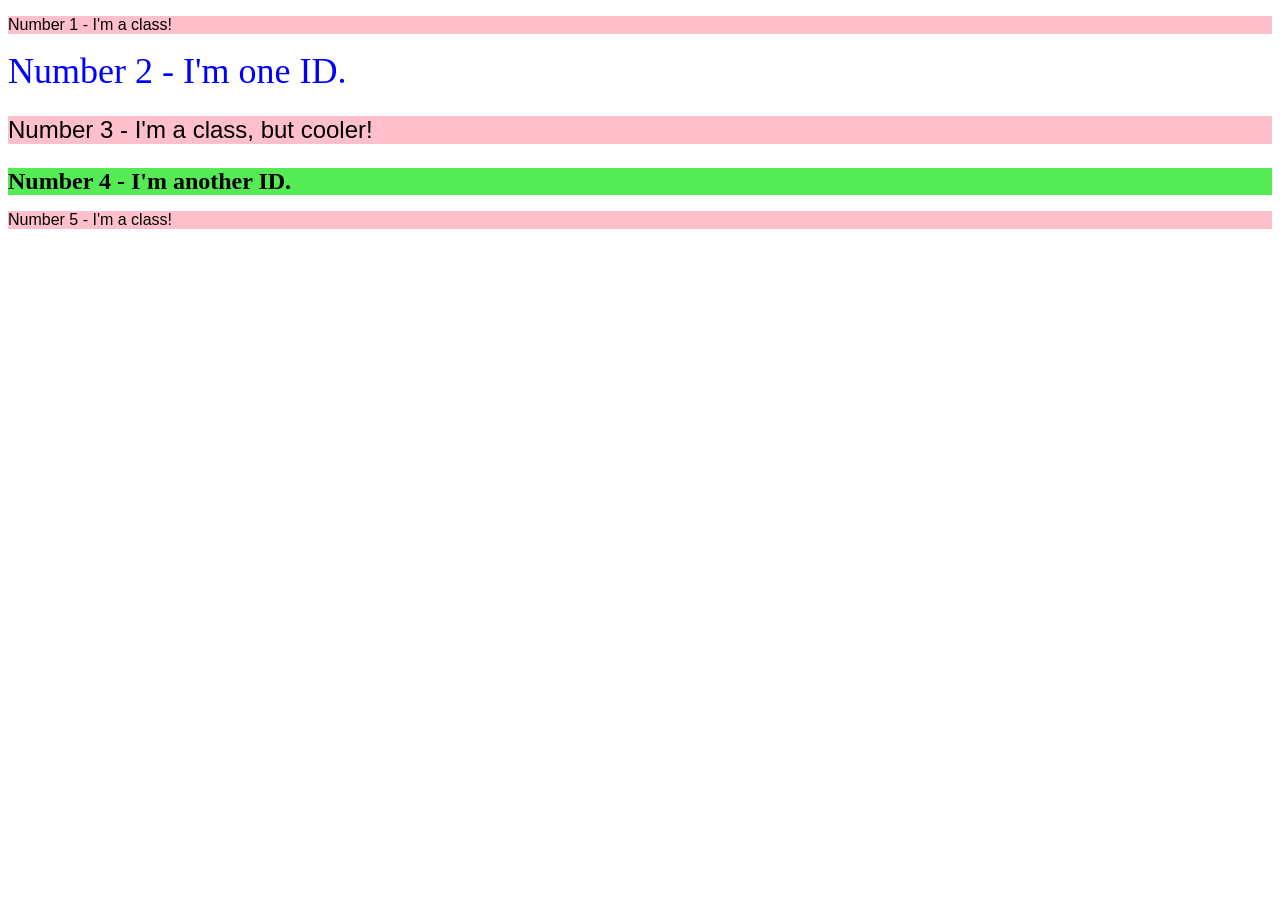
<file: desn368-s26-workspace-main/Week-4/css-foundations-lvl-1/intro-to-css/02-class-id-selectors/index.html>
<!DOCTYPE html>
<html lang="en">
  <head>
    <meta charset="UTF-8">
    <meta http-equiv="X-UA-Compatible" content="IE=edge">
    <meta name="viewport" content="width=device-width, initial-scale=1.0">
    <title>Class and ID Selectors</title>
    <link rel="stylesheet" href="style.css">
  </head>
  <body>
    <p class="class">Number 1 - I'm a class!</p>
    <div Id="second">Number 2 - I'm one ID.</div>
    <p class="class" Id="cool">Number 3 - I'm a class, but cooler!</p>
    <div id="forth">Number 4 - I'm another ID.</div>
    <p class="class">Number 5 - I'm a class!</p>
  </body>
</html>
</file>
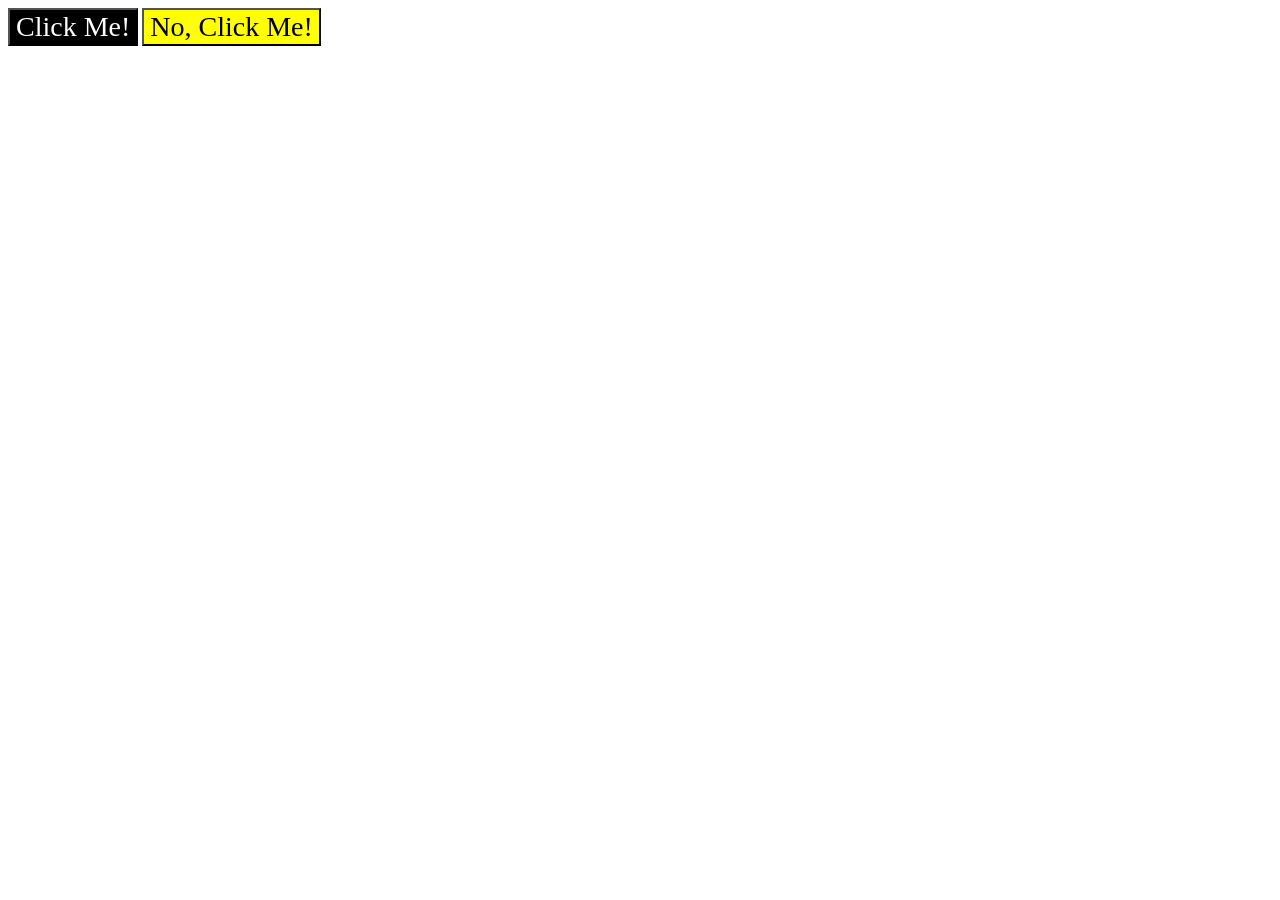
<file: desn368-s26-workspace-main/Week-4/css-foundations-lvl-1/intro-to-css/03-grouping-selectors/index.html>
<!DOCTYPE html>
<html lang="en">
  <head>
    <meta charset="UTF-8">
    <meta http-equiv="X-UA-Compatible" content="IE=edge">
    <meta name="viewport" content="width=device-width, initial-scale=1.0">
    <title>Grouping Selectors</title>
    <link rel="stylesheet" href="style.css">
  </head>
  <body>
    <button class="Timmy">Click Me!</button>
    <button class="Tom">No, Click Me!</button>
  </body>
</html>
</file>
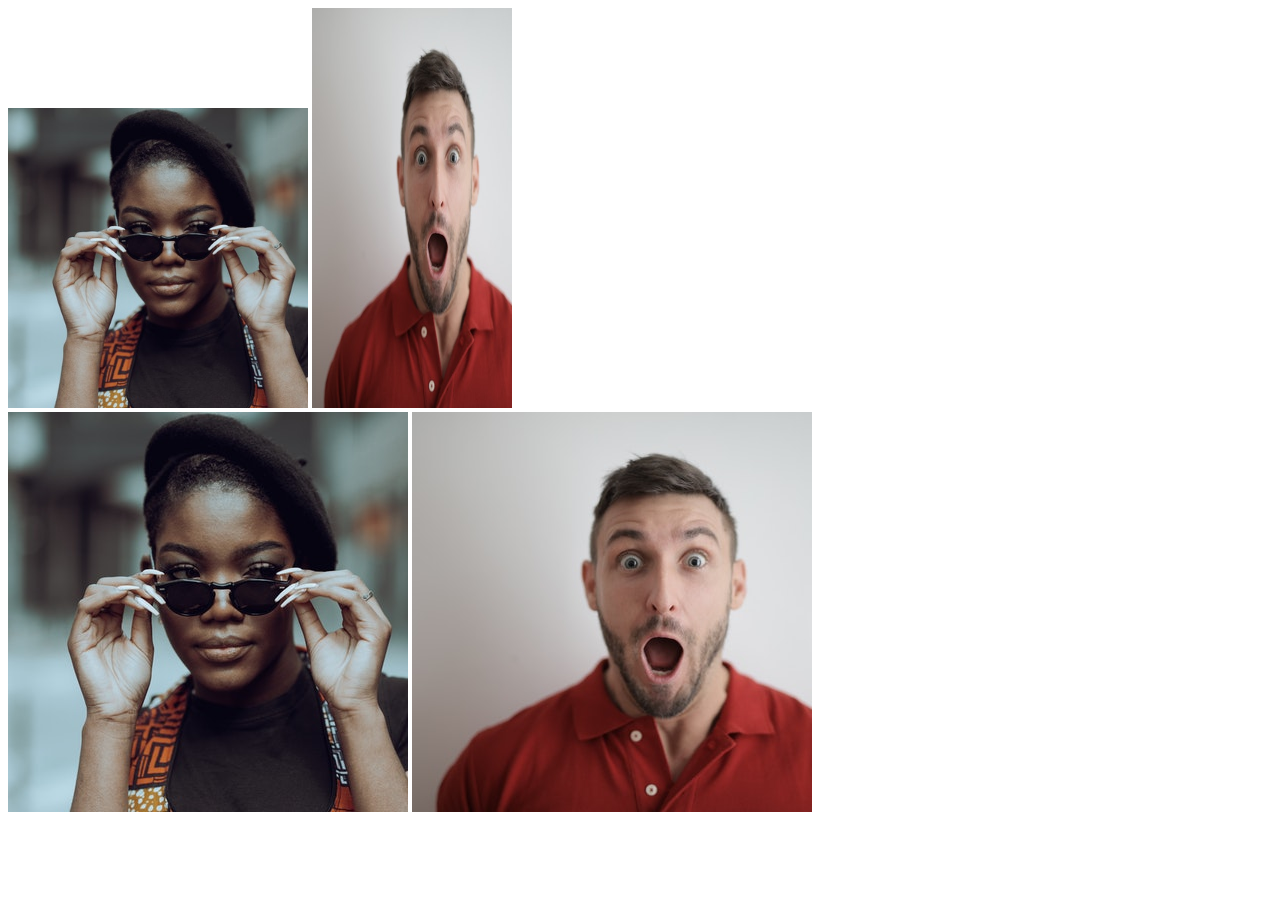
<file: desn368-s26-workspace-main/Week-4/css-foundations-lvl-1/intro-to-css/04-chaining-selectors/index.html>
<!DOCTYPE html>
<html lang="en">
  <head>
    <meta charset="UTF-8">
    <meta http-equiv="X-UA-Compatible" content="IE=edge">
    <meta name="viewport" content="width=device-width, initial-scale=1.0">
    <title>Chaining Selectors</title>
    <link rel="stylesheet" href="style.css">
  </head>
  <body>
    <!-- Use the classes BELOW this line -->
    <div>
      <img class="avatar proportioned" src="./images/pexels-katho-mutodo-8434791.jpg" alt="Woman with glasses">
      <img class="avatar distorted" src="./images/pexels-andrea-piacquadio-3777931.jpg" alt="Man with surprised expression">
    </div>
    <!-- Use the classes ABOVE this line -->
    <div>
      <img class="original proportioned" src="./images/pexels-katho-mutodo-8434791.jpg" alt="Woman with glasses">
      <img class="original distorted" src="./images/pexels-andrea-piacquadio-3777931.jpg" alt="Man with surprised expression">
    </div>
  </body>
</html>
</file>
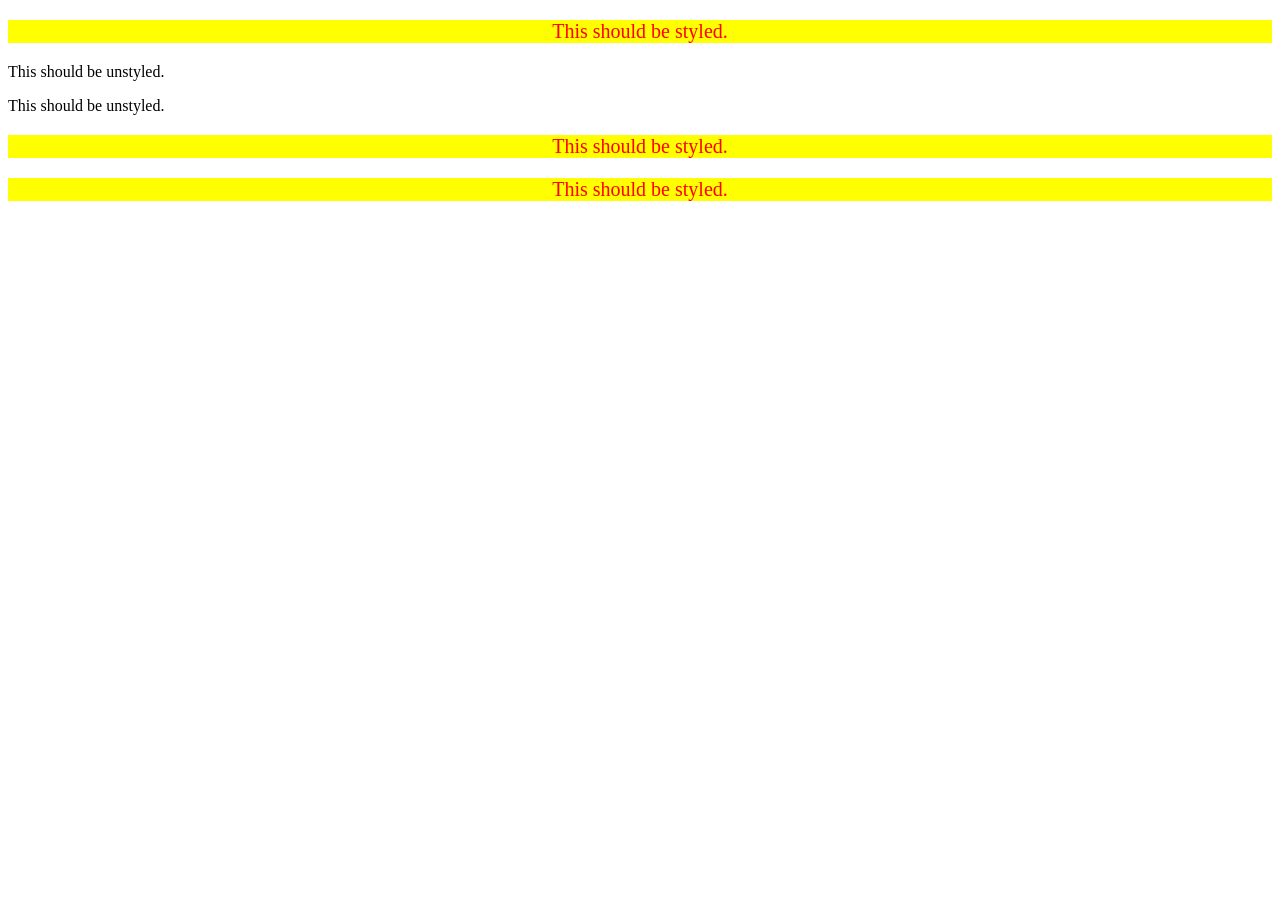
<file: desn368-s26-workspace-main/Week-4/css-foundations-lvl-1/intro-to-css/05-descendant-combinator/index.html>
<!DOCTYPE html>
<html lang="en">
  <head>
    <meta charset="UTF-8">
    <meta http-equiv="X-UA-Compatible" content="IE=edge">
    <meta name="viewport" content="width=device-width, initial-scale=1.0">
    <title>Descendant Combinator</title>
    <link rel="stylesheet" href="style.css">
  </head>
  <body>
    <div class="container">
      <p class="text">This should be styled.</p>
    </div>
    <p class="text">This should be unstyled.</p>
    <p class="text">This should be unstyled.</p>
    <div class="container">
      <p class="text">This should be styled.</p>
      <p class="text">This should be styled.</p>
    </div>
  </body>
</html>
</file>
<file: desn368-s26-workspace-main/styles.css>
:root {
  color-scheme: dark;
  --bg: #041f2c;
  --panel: #0b2938;
  --panel-alt: #102f40;
  --text: #e8f7ff;
  --muted: #8ac7d0;
  --accent: #39b3b7;
  --accent-2: #58d68a;
  --border: rgba(115, 199, 221, 0.18);
  --shadow: 0 25px 60px rgba(0, 0, 0, 0.32);
}

* {
  box-sizing: border-box;
}

html,
body {
  margin: 0;
  min-height: 100%;
  background: radial-gradient(circle at top left, rgba(57, 179, 183, 0.18), transparent 26%),
    radial-gradient(circle at bottom right, rgba(88, 214, 138, 0.12), transparent 20%),
    linear-gradient(180deg, #03121b 0%, #071f2f 100%);
  color: var(--text);
  font-family: Inter, system-ui, -apple-system, BlinkMacSystemFont, "Segoe UI", sans-serif;
}

body {
  padding: 32px;
}

.directory-shell {
  max-width: 1080px;
  margin: 0 auto;
  padding: 32px;
  border: 1px solid rgba(255, 255, 255, 0.06);
  border-radius: 28px;
  background: rgba(0, 16, 28, 0.82);
  box-shadow: var(--shadow);
}

.hero {
  display: grid;
  gap: 16px;
  padding-bottom: 24px;
  border-bottom: 1px solid rgba(255, 255, 255, 0.08);
}

.eyebrow {
  margin-bottom: 10px;
  color: var(--accent-2);
  font-size: 0.9rem;
  letter-spacing: 0.18em;
  text-transform: uppercase;
}

h1 {
  margin-bottom: 5px;
  font-size: clamp(2.4rem, 2.6vw, 3.4rem);
  line-height: 1.02;
}

.subgroup {
  font-size: 50px;
  margin-top: 28px;
}

.lead {
  max-width: 780px;
  margin: 0;
  color: var(--muted);
  font-size: 1.05rem;
  line-height: 1.75;
}

.week-grid {
  display: grid;
  gap: 20px;
  margin-top: 32px;
  grid-template-columns: repeat(auto-fit, minmax(260px, 1fr));
}

.week-card {
  padding: 24px;
  border-radius: 20px;
  background: linear-gradient(180deg, rgba(9, 28, 43, 0.94) 0%, rgba(6, 20, 33, 0.98) 100%);
  border: 1px solid var(--border);
  box-shadow: 0 20px 45px rgba(0, 0, 0, 0.18);
}

.week-card h2 {
  margin-top: 0;
  margin-bottom: 14px;
  color: var(--accent);
}

.week-card h3 {
  margin-top: 20px;
  margin-bottom: 10px;
  font-size: 1rem;
  color: var(--text);
}

.week-card ul {
  margin: 0;
  padding: 0;
  list-style: none;
  display: grid;
  gap: 10px;
}

.week-card li {
  font-size: 0.98rem;
}

.week-card a {
  color: var(--text);
  text-decoration: none;
  border-bottom: 1px dashed rgba(138, 199, 208, 0.42);
  transition: color 160ms ease, border-color 160ms ease, transform 160ms ease;
}

.week-card a:hover,
.week-card a:focus-visible {
  color: var(--accent-2);
  border-color: rgba(88, 214, 138, 0.72);
  transform: translateX(2px);
}

.footer-note {
  margin-top: 36px;
  padding-top: 24px;
  border-top: 1px solid rgba(255, 255, 255, 0.08);
  color: var(--muted);
  font-size: 0.95rem;
}

@media (max-width: 640px) {
  body {
    padding: 20px;
  }

  .directory-shell {
    padding: 22px;
  }
}
</file>
<file: desn368-s26-workspace-main/week-5/typography/styles.css>
body {
  max-width: 600px; 
  margin: 0 auto;
  padding: 20px;
  background-color: #EFEFF0;
  box-shadow: 0 0 20px rgba(0, 0, 0,0.1);
  border-radius: 8px;
  align-content: center;
}

.book-header {
 
}

.genre-label {
  font-family: Quantico;
  font-size: 15px;
  text-align: center;
  opacity: 0.5;
  margin-bottom: 50px;
}

.book-title {
  font-family: Bruno Ace SC;
  font-size: 60px;
  text-align: center;
  margin-bottom: 0px;
}

.book-author {
  font-family: Quantico;
  text-size: 30px;
  text-align: center;
  margin-top: 10px;
  margin-bottom: 80px;
}

.chapter-number {
  font-family: Quantico;
  text-transform: uppercase;
  font-weight: bold;
  margin-top: 0px;
  margin-bottom: 10px
}

.chapter-title {
  font-family: Quantico;
  font-size: 35px;
  margin-top: 0px;
  margin-bottom: 0px
}

.book-meta {
  font-family: Quantico;
  text-transform: uppercase;
  margin-top: 5px;
  margin-bottom: 0px
}

.book-date {
  font-family: Quantico;
  text-transform: uppercase;
  margin-top: 0px;
  margin-bottom: 0px
}

.book-excerpt {
 margin-top: 30px;
}

.book-excerpt p {
  font-family: Space Grotesk;
  line-height: 30px;
}

.typography-analysis {
  color: #0A1045;
  margin-top: 40px;
  margin-bottom: 0px
}

.typography-analysis h2 {
  font-family: Space Grotesk;
  font-weight: bolder;
  padding-top: 20px;
}

.question {
  font-weight: bold;
}

.typography-analysis p {
  font-family: Space Grotesk;
}
</file>
<file: desn368-s26-workspace-main/week-8/interactive-field-guide/style.css>
* {
    margin: 0;
    padding: 0;
    box-sizing: border-box;
}

.container {
    display: flex;
    background-color: #BC364F;
    gap: 0px;
}

.sidebar {
  background: #6C0C1E;
  padding: 2rem 1.5rem;
  width: 300px;
  position: sticky;
  top: 0;
  height: 100vh;
  align-self: flex-start;
  overflow-y: auto;
}

.sidebar a {
  font-family: 'Bona Nova SC', serif;
  color: #FFFBCE;
  text-decoration: none;
  padding: 0.3rem 0.6rem;
  border-radius: 8px;
  display: inline-block;
}

.container:has(#introduction:target) .sidebar a[href="#introduction"],
.container:has(#picture-container:target) .sidebar a[href="#picture-container"],
.container:has(#historical-context:target) .sidebar a[href="#historical-context"],
.container:has(#forms-of-media:target) .sidebar a[href="#forms-of-media"],
.container:has(#author:target) .sidebar a[href="#author"] {
    background-color: #327031;
    color: #A1F6A0;
}

ul {
    list-style: none;
    gap: 10px;
}

li {
    margin: 0px 0px 30px 0px;
    margin-left: 0;
    font-size: 1.2rem;
    color: #fff;
    cursor: pointer;
    white-space: nowrap;
    overflow: hidden;
    text-overflow: ellipsis;
}

li:hover {
    color: #BC364F;
}

#banner {
    width: 100%;
    display: block;
}

#word-mark {
    position: absolute;
    width: 50%;
    bottom: 2%;
    left: 50%;
    transform: translateX(-50%);
    z-index: 4;
    max-width: 550px;
    min-width: 200px;
}

img {
    height: auto;
    max-width: 100%;
}

header {
    position: relative;
    background-color: #6C0C1E;
}

header h1 {
    text-align: center;
    color: #FFFBCE;
    font-variant: small-caps;
    font-size: 1rem;
    font-weight: 400;
    letter-spacing: 0.1em;
    padding: 0.5rem 1rem;
    background-color: #6C0C1E;
}

.content {
    flex: 1;
    min-width: 0;
    padding: 2rem;
}

#chara-container {
    display: grid;
    grid-template-columns: repeat(4, 1fr);
    gap: 20px;
}

fig {
    display: flex;
    flex-direction: column;
    align-items: center;
    gap: 8px;
    min-width: 0;
}

.img-box {
    width: 100%;
    max-width: 130px;
    height: 130px;
    object-fit: cover;
    border-radius: 22px;
    display: block;
}

figcaption {
    color: white;
    font-size: 0.95rem;
    text-align: center;
}

h2 {
    font-variant: small-caps;
    color: #FFFBCE;
    font-size: 3rem;
    margin-bottom: 1rem;
    font-family: 'Bona Nova SC', serif;
    font-weight: 400;
}

.media-desc {
    color: white;
    margin-bottom: 0.3rem;
    font-size: 1rem;
}

.media-desc strong {
    color: white;
}

.media-grid {
    display: flex;
    gap: 16px;
    margin-top: 1rem;
}

.media-grid img {
    width: 30%;
    max-width: 200px;
    height: auto;
    border: 2px solid rgba(255,255,255,0.2);
    border-radius: 4px;
}

body {
    font-family: Laila, sans-serif;
    color: #fff;
    line-height: 1.6;
}

.author-content {
    display: flex;
    gap: 1.5rem;
    align-items: flex-start;
    margin-bottom: 1.5rem;
}

.author-img {
    width: 130px;
    height: 130px;
    object-fit: cover;
    border-radius: 16px;
    flex-shrink: 0;
}

.author-text h3 {
    font-variant: small-caps;
    font-family: 'Bona Nova SC', serif;
    font-weight: 400;
    font-size: 1.4rem;
    color: #FFFBCE;
    margin-bottom: 0.5rem;
}

.author-text p {
    color: white;
    font-size: 0.95rem;
    line-height: 1.6;
}

.author-buttons {
    display: flex;
    gap: 1rem;
}

.btn {
    background-color: #F0DFA8;
    color: #6C0C1E;
    font-variant: small-caps;
    font-family: 'Bona Nova SC', serif;
    font-weight: 400;
    font-size: 1.1rem;
    padding: 0.7rem 1.8rem;
    border-radius: 30px;
    text-decoration: none;
    display: inline-block;
}

.btn:hover {
    background-color: #e8ce88;
}

footer {
    background-color: #6C0C1E;
    text-align: center;
    padding: 1rem;
}

footer p {
    color: white;
    font-weight: 400;
    margin-bottom: 0.4rem;
}

footer a {
    color: #4E7B56;
    text-decoration: none;
    font-weight: 400;
}

footer p:last-child {
    font-variant: small-caps;
    font-size: 0.85rem;
    color: #C9A84C;
    font-weight: normal;
}

.hamburger {
    display: none;

}

.sidebar .close-btn {
    display: none;
}

section {
    margin-bottom: 3.5rem;
}


@media (min-width: 1440px) {
    .sidebar {
        width: 300px;
    }

    .content {
        padding: 3rem;
    }

    h2 {
        font-size: 3.5rem;
    }
}

@media (max-width: 640px) {

    .hamburger {
        display: block;
        position: fixed;
        top: 0.6rem;
        left: 0.6rem;
        z-index: 200;
        font-size: 1.8rem;
        margin-left: 1px;
        padding-left: 1px;
        color: #FFFBCE;
        text-decoration: none;
    }

    body:has(#sidebar:target) .hamburger {
        display: none;
    }

    .sidebar {
        position: fixed;
        left: -280px;
        top: 0;
        width: 250px;
        height: 100vh;
        z-index: 150;
        transition: left 0.3s ease;
    }

    #sidebar:target {
        left: 0;
    }

    .sidebar .close-btn {
        display: block;
        color: white;
        text-decoration: none;
        font-size: 1.5rem;
        text-align: right;
        padding: 0.5rem 0.5rem 1rem;
    }

    header {
        padding-top: 3rem;
    }

    header h1 {
        position: fixed;
        top: 12px;
        left: 0;
        width: 100%;
        z-index: 99;
    }

    .content {
        padding: 1rem;
        padding-top: 3rem;
    }

    #chara-container {
        grid-template-columns: repeat(2, 1fr);
    }

    .media-grid {
        flex-direction: column;
    }

    .media-grid img {
        width: 100%;
        max-width: 100%;
    }

    .author-content {
        flex-direction: column;
        align-items: center;
    }

    .author-text {
        text-align: center;
    }

    .author-buttons {
        flex-direction: column;
        width: 100%;
    }

    .btn {
        text-align: center;
    }
}
</file>
<file: desn368-s26-workspace-main/week-9/product-landing-page/styles.css>
/* ===== P4 — Owala Landing Page — Zahara Acevedo ===== */

  :root {
    /* --- Palette (from Figma) --- */
    --peach:        #FCD79C;  /* hero gradient top */
    --pale-cyan:    #DBFCFF;  /* hero gradient bottom + cloud/footer bg */
    --off-white:    #FDFAF9;  /* page background */
    --pink:         #F27289;  /* CTA buttons */
    --teal:         #345459;  /* accent */
    --rose:         #AD345C;  /* hero headline + table Owala tint */
    --wine:         #6F082A;  /* deep magenta headings + sign up */
    --navy:         #031927;  /* nav bar */
    --blue:         #4285F4;  /* section headers */
    --gold:         #CB8503;  /* social icons */

    --ink:          #031927;
    --shadow:       0 6px 0 rgba(3,25,39,.12);
    --shadow-soft:  0 10px 30px rgba(3,25,39,.10);

    --display: 'Baloo Bhaina 2', system-ui, sans-serif;
    --body: 'Montserrat', system-ui, sans-serif;
  }

  * { margin: 0; padding: 0; box-sizing: border-box; }

  html { scroll-behavior: smooth; }

  body {
    font-family: var(--body);
    background: var(--off-white);
    color: var(--ink);
    line-height: 1.6;
    overflow-x: hidden;
  }

  .wrap {
    width: min(960px, 100%);
    margin: 0 auto;
    padding: 0 24px;
  }

  h1, h2, h3 { font-family: var(--display); line-height: 1.05; }

  img { display: block; max-width: 100%; }

  /* ===================== HEADER / NAV ===================== */
  #header {
    background: var(--navy);
    position: sticky;
    top: 0;
    z-index: 100;
  }
  .header-inner {
    display: flex;
    align-items: center;
    justify-content: space-between;
    padding: 16px 24px;
    width: min(960px, 100%);
    margin: 0 auto;
  }
  .logo-clip {
    height: 36px;
    width: 140px;
    overflow: hidden;
    display: flex;
    align-items: center;
    justify-content: left;
  }
  #header-img { height: 200px; width: auto; }

  #nav-bar { display: flex; gap: 30px; align-items: center; }
  .nav-link {
    color: #fff;
    text-decoration: none;
    font-weight: 600;
    font-size: .95rem;
    letter-spacing: .01em;
    transition: color .2s ease;
  }
  .nav-link:hover { color: var(--pink); }
  .nav-link:last-child { font-style: italic; }

  .nav-toggle {
    display: none;
    background: none;
    border: none;
    cursor: pointer;
    padding: 6px;
  }
  .nav-toggle span {
    display: block;
    width: 28px;
    height: 3px;
    background: #fff;
    border-radius: 2px;
    margin: 5px 0;
  }

  /* ===================== SHARED BUTTONS ===================== */
  .btn {
    display: inline-block;
    font-family: var(--display);
    font-weight: 700;
    border: none;
    border-radius: 40px;
    cursor: pointer;
    text-decoration: none;
    letter-spacing: .02em;
    transition: transform .15s ease, box-shadow .15s ease, filter .15s ease;
  }
  .btn-pink {
    background: var(--pink);
    color: #fff;
    padding: 16px 34px;
    font-size: 1.15rem;
    box-shadow: var(--shadow);
  }
  .btn-pink:hover { transform: translateY(-2px); filter: brightness(1.05); }
  .btn-pink:active { transform: translateY(2px); box-shadow: 0 2px 0 rgba(3,25,39,.12); }

  /* ===================== HERO ===================== */
  /* Gradient spans hero + features (Figma): peach at top, blue through hero
     and Best Sellers, fully resolved to off-white by mid-bottle row. */
  .gradient-zone {
    background: linear-gradient(
      180deg,
      var(--peach) 0%,
      #FBE9CF 12%,
      var(--pale-cyan) 30%,
      var(--pale-cyan) 48%,
      var(--off-white) 62%,
      var(--off-white) 100%
    );
  }
  #hero {
    background: transparent;
    padding: 56px 0 72px;
  }
  .hero-grid {
    display: grid;
    grid-template-columns: 1fr 1.1fr;
    gap: 40px;
    align-items: center;
  }
  .hero-art { position: relative; text-align: center; }
  .hero-art > img:not(.water-drop) { margin: 0 auto; max-height: 420px; width: auto; transform: rotate(30deg); }
  .water-drop {
    position: absolute;
    width: 232px;
    max-width: none;
    pointer-events: none;
  }
  .water-drop--left {
    top: 7%;
    left: -41px;
    transform: scaleX(-1);
  }
  .water-drop--right {
    bottom: 8%;
    right: -17px;
    transform: rotate(180deg);
  }
  .hero-headline {
    color: var(--rose);
    font-size: clamp(2.6rem, 6vw, 4rem);
    font-weight: 800;
    margin-bottom: 18px;
  }
  .hero-copy {
    color: var(--rose);
    font-weight: 600;
    max-width: 42ch;
    margin-bottom: 28px;
  }

  /* ===================== FEATURES (Best Sellers + Collage) ===================== */
  #features { padding: 56px 0 40px; background: transparent; }
  .section-head {
    color: var(--blue);
    font-size: clamp(1.8rem, 4vw, 2.4rem);
    font-weight: 800;
    margin-bottom: 32px;
  }
  .sellers {
    display: grid;
    grid-template-columns: repeat(4, 1fr);
    gap: 16px;
  }
  .seller-card {
    background: transparent;
    text-align: center;
    padding: 10px;
  }
  .seller-card img {
    height: 170px;
    width: auto;
    margin: 0 auto 16px;
    transition: transform .25s ease;
  }
  .seller-card:hover img { transform: translateY(-8px) scale(1.03); }
  .seller-card h3 {
    color: var(--ink);
    font-size: 1.1rem;
    font-weight: 700;
  }
  .features-cta { text-align: center; margin: 36px 0 8px; }

  /* Collage — kept exactly as designed, nested in features */
  .collage-block { margin-top: 56px; }
  .collage-row {
    display: grid;
    grid-template-columns: repeat(3, 1fr);
    gap: 12px;
  }
  .collage-row img {
    width: 100%;
    height: 270px;
    object-fit: cover;
    border-radius: 0;
  }
  /* Override outer corners with a larger radius */
  .collage-row--top img:first-child    { border-top-left-radius: 40px; }
  .collage-row--top img:last-child     { border-top-right-radius: 40px; }
  .collage-row--bottom img:first-child { border-bottom-left-radius: 40px; }
  .collage-row--bottom img:last-child  { border-bottom-right-radius: 40px; }
  .collage-title {
    text-align: center;
    color: var(--wine);
    font-size: clamp(2rem, 5vw, 3rem);
    font-weight: 800;
    margin: 28px 0;
  }

  /* ===================== DATA (Why Choose Us? table) ===================== */
  #data { padding: 56px 0; }
  .table-scroll {
    overflow-x: auto;            /* horizontal scroll on mobile */
    -webkit-overflow-scrolling: touch;
    border-radius: 14px;
    box-shadow: var(--shadow-soft);
  }
  #data-table {
    border-collapse: collapse;
    width: 100%;
    min-width: 560px;            /* forces scroll when viewport is narrow */
    background: #fff;
    overflow: hidden;
  }
  #data-table th,
  #data-table td {
    padding: 14px 16px;
    text-align: center;
    font-size: .92rem;
    border-bottom: 1px solid rgba(3,25,39,.06);
  }
  #data-table thead th {
    color: #fff;
    font-family: var(--display);
    font-weight: 700;
  }
  #data-table thead th:nth-child(1) { background: #BFE9EC; color: var(--ink); }
  #data-table thead th:nth-child(2) { background: var(--teal); }
  #data-table thead th:nth-child(3) { background: #6E7B82; }
  #data-table thead th:nth-child(4) { background: var(--rose); }
  #data-table tbody th {
    text-align: left;
    font-family: var(--display);
    font-weight: 700;
    background: #EAF8FA;
    color: var(--ink);
  }
  #data-table tbody td:last-child {
    background: #FBE2EA;
    color: var(--wine);
    font-weight: 700;
  }

  /* ===================== VIDEO ===================== */
  #video { padding: 40px 0 64px; text-align: center; }
  .video-frame {
    position: relative;
    width: min(680px, 100%);
    margin: 28px auto 0;
    margin-bottom: 150px;
    border-radius: 14px;
    overflow: hidden;
    box-shadow: var(--shadow-soft);
    aspect-ratio: 16 / 9;
  }
  .video-frame iframe {
    position: absolute;
    inset: 0;
    width: 100%;
    height: 100%;
    border: 0;
  }

  /* ===================== CONTACT (Join the Club) ===================== */
  #contact {
    position: relative;
    background: var(--pale-cyan);
    padding: 80px 0 70px;
    margin-top: 100;
  }
  /* cloud strip — tops extend above the pale-cyan section into the off-white above */
  .clouds {
    position: absolute;
    top: -432px; left: 0; right: 0;
    height: 444px;
    background: url('images/clouds.png') center top / auto 863px repeat-x;
    pointer-events: none;
  }
  .club-title {
    color: var(--wine);
    font-size: clamp(2.4rem, 6vw, 3.6rem);
    font-weight: 800;
    text-align: center;
    margin-bottom: 32px;
  }
  .club-form {
    width: min(520px, 100%);
    margin: 0 auto;
  }
  .field { margin-bottom: 22px; }
  .field label {
    display: block;
    font-weight: 700;
    margin-bottom: 8px;
    color: var(--ink);
  }
  .field input {
    width: 100%;
    padding: 16px 18px;
    border: none;
    border-radius: 40px;
    font-family: var(--body);
    font-size: 1rem;
    box-shadow: var(--shadow-soft);
    background: #fff;
  }
  .field input:focus {
    outline: 3px solid var(--pink);
    outline-offset: 2px;
  }
  #submit {
    display: block;
    margin: 8px auto 0;
    background: var(--wine);
    color: #fff;
    padding: 16px 44px;
    font-size: 1.25rem;
    border-radius: 40px;
    box-shadow: var(--shadow);
  }
  #submit:hover { transform: translateY(-2px); filter: brightness(1.12); }
  #submit:active { transform: translateY(2px); box-shadow: 0 2px 0 rgba(3,25,39,.2); }

  .contact-info {
    display: flex;
    justify-content: center;
    gap: 150px;
    margin-top: 0;
    margin-bottom: 80px;
    flex-wrap: wrap;
  }
  .contact-item {
    text-align: center;
    max-width: 180px;
  }
  .contact-icon {
    width: 72px;
    height: 72px;
    border-radius: 50%;
    background: #F27289;
    display: flex;
    align-items: center;
    justify-content: center;
    margin: 0 auto 14px;
  }
  .contact-icon svg {
    width: 36px;
    height: 36px;
    fill: #fff;
  }
  .contact-item h3 {
    font-family: var(--display);
    font-size: 1.1rem;
    font-weight: 700;
    color: var(--ink);
    margin-bottom: 6px;
  }
  .contact-item p {
    font-size: .9rem;
    color: var(--ink);
    line-height: 1.5;
    word-break: break-word;
    overflow-wrap: break-word;
  }

  /* ===================== FOOTER ===================== */
  footer {
    background: var(--pale-cyan);
    text-align: center;
    padding: 24px 24px 40px;
  }
  .socials {
    display: flex;
    justify-content: center;
    gap: 22px;
    margin-bottom: 50px;
    margin-top: 0px;
  }
  .socials a {
    width: 46px; height: 46px;
    border-radius: 12px;
    background: var(--gold);
    display: grid;
    place-items: center;
    color: #fff;
    text-decoration: none;
    transition: transform .15s ease;
  }
  .socials a:hover { transform: translateY(-3px); }
  .socials svg { width: 24px; height: 24px; fill: #fff; }
  .copyright { font-weight: 700; color: var(--ink); margin-bottom: 6px; }
  .legal { font-size: .8rem; color: #4a5a62; }
  .legal a { color: #4a5a62; }

  /* ===================== RESPONSIVE ===================== */
  @media (max-width: 720px) {
    .nav-toggle { display: block; }
    #nav-bar {
      position: absolute;
      top: 100%; left: 0; right: 0;
      flex-direction: column;
      gap: 0;
      background: var(--navy);
      max-height: 0;
      overflow: hidden;
      transition: max-height .3s ease;
    }
    #nav-bar.open { max-height: 280px; }
    .nav-link {
      width: 100%;
      padding: 16px 24px;
      border-top: 1px solid rgba(255,255,255,.08);
    }
    .header-inner { position: relative; }

    .hero-grid { grid-template-columns: 1fr; text-align: center; }
    .hero-copy { margin-left: auto; margin-right: auto; }
    .hero-art { order: -1; }

    .water-drop { width: 300px !important; }
    .water-drop--left { top: 0; left: -41px; }
    .water-drop--right { bottom: -20px; right: -30px; transform: rotate(180deg) scaleX(-1); }
  
    .sellers { grid-template-columns: repeat(2, 1fr); }
    .collage-row img { height: 120px; }

  }


  @media (max-width: 320px) {
    .water-drop { width: 157px !important; }
    .water-drop--left { top: 0; left: -35px; }
    .water-drop--right { bottom: -20px; right: -20px; }
    .sellers { grid-template-columns: 1fr; }
  }

  /* ===================== MOTION ===================== */
  @media (prefers-reduced-motion: no-preference) {
    @keyframes floatBottle {
      0%, 100% { transform: rotate(30deg) translateY(0); }
      50%      { transform: rotate(30deg) translateY(-14px); }
    }
    .hero-art img { animation: floatBottle 4s ease-in-out infinite; }

    @keyframes riseIn {
      from { opacity: 0; transform: translateY(20px); }
      to   { opacity: 1; transform: translateY(0); }
    }
    .hero-headline { animation: riseIn .6s ease both; }
    .hero-copy     { animation: riseIn .6s ease .15s both; }
    .hero-actions  { animation: riseIn .6s ease .3s both; }
  }
</file>
<file: desn368-s26-workspace-main/Week-4/css-foundations-lvl-1/cascade/01-cascade-fix/style.css>
body {
  font-family: Arial, Helvetica, sans-serif;
}

.para,
.small-para {
  color: hsl(0, 0%, 0%);
  font-weight: 800;
}
.para {
  font-size: 22px;
}
.small-para {
  font-size: 14px;
}

#confirm-button {
  background: green;
  color: white;
  font-weight: bold;
} 

.button {
  background-color: rgb(255, 255, 255);
  color: rgb(0, 0, 0);
  font-size: 20px;
}

.child {
  color: rgb(0, 0, 0);
  font-weight: 800;
  font-size: 14px;
}

.div.text {
  color: rgb(0, 0, 0);
  font-size: 22px;
  font-weight: 100;
}
</file>
<file: desn368-s26-workspace-main/Week-4/css-foundations-lvl-1/intro-to-css/01-css-methods/Methods.css>
div {
    background-color: red; color: white; font-size: 32px; text-align: center; font-weight: bold;
}
</file>
<file: desn368-s26-workspace-main/Week-4/css-foundations-lvl-1/intro-to-css/02-class-id-selectors/style.css>
.class {
    background-color: pink; font-family: 'Lucida Sans', 'Lucida Sans Regular', 'Lucida Grande', 'Lucida Sans Unicode', Geneva, Verdana, sans-serif;
}
#second {
    color: blue; font-size: 36px;
}
#forth {
    background-color:#55eb55; font-size: 24px; font-weight: bold; 
}
#cool {
    font-size: 24px;
}
</file>
<file: desn368-s26-workspace-main/Week-4/css-foundations-lvl-1/intro-to-css/03-grouping-selectors/style.css>
.Timmy, .Tom {
    font-size: 28px; font-family: helvetical, times new roman, sans-serif;
}
.Timmy {
    background-color: black; color: white;
}
.Tom {
    background-color: yellow;
}
</file>
<file: desn368-s26-workspace-main/Week-4/css-foundations-lvl-1/intro-to-css/04-chaining-selectors/style.css>
.avatar.proportioned {
    width: 300px;
    height:auto;
}
.avatar.distorted {
  width: 200px;
  height: 400px; 
}
</file>
<file: desn368-s26-workspace-main/Week-4/css-foundations-lvl-1/intro-to-css/05-descendant-combinator/style.css>
.container p{
    background-color: yellow; 
    color: red; 
    font-size: 
    20px; 
    text-align: center;
}
</file>
